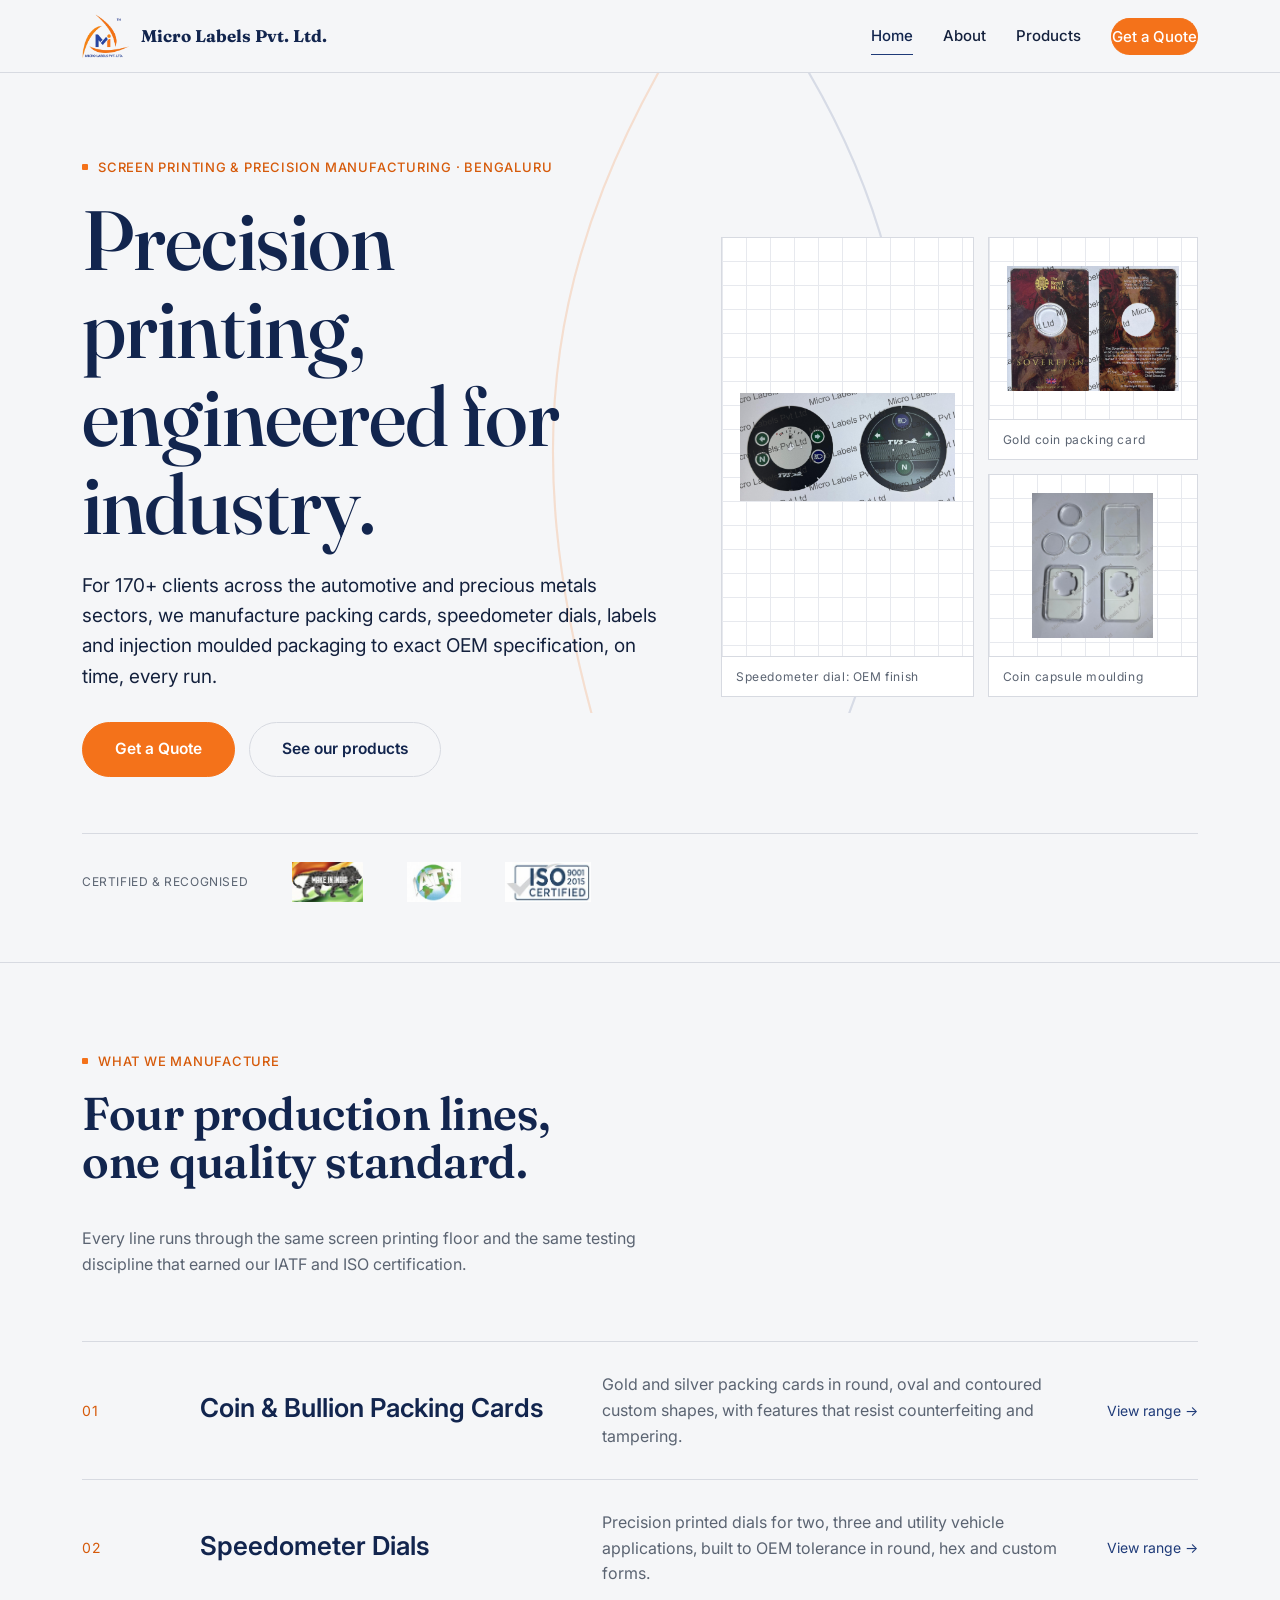
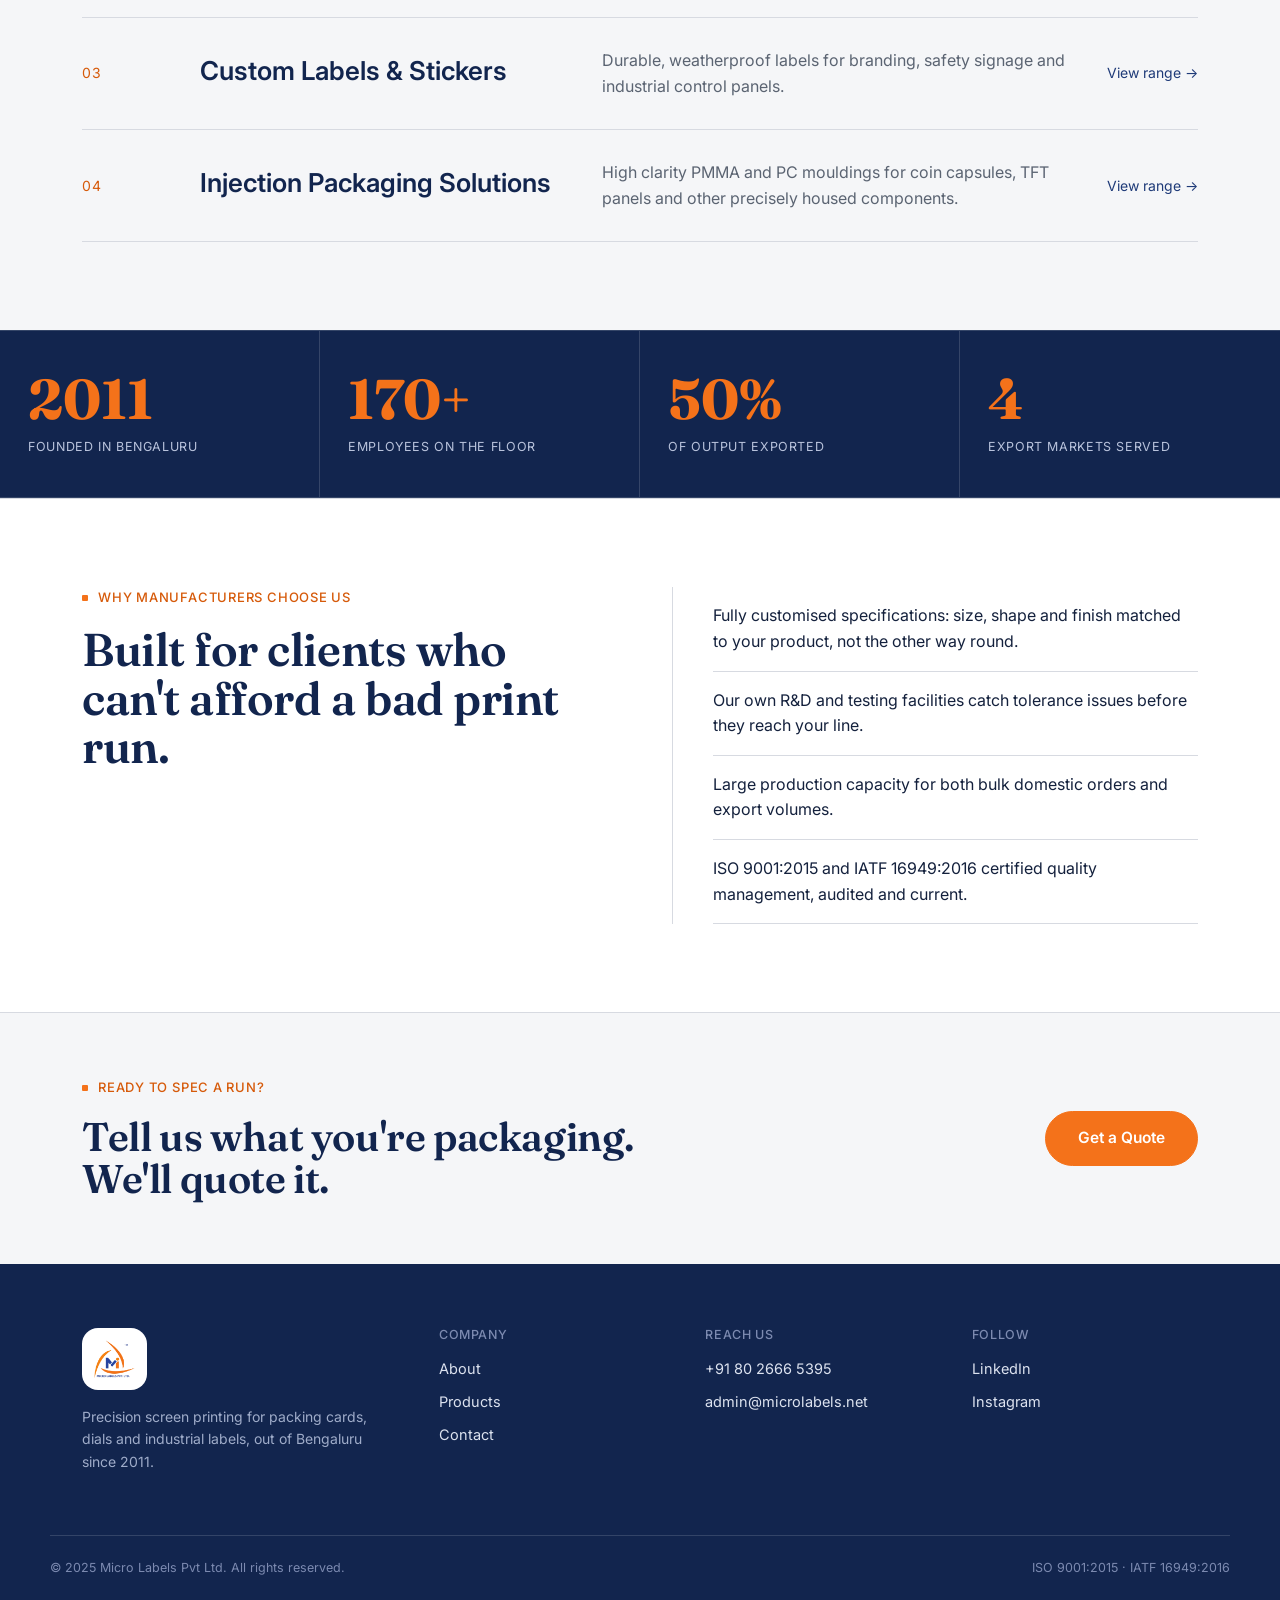
<file: index.html>
<!DOCTYPE html>
<html lang="en">
<head>
<meta charset="UTF-8">
<meta name="viewport" content="width=device-width, initial-scale=1.0">
<title>Micro Labels Pvt Ltd — Precision Printing for Industrial Excellence</title>
<meta name="description" content="Micro Labels Pvt Ltd manufactures precision packing cards for precious metals, speedometer dials, labels and industrial injection packaging. ISO 9001:2015 & IATF 16949:2016 certified.">
<link rel="stylesheet" href="style.css">
</head>
<body>

<header class="site-header">
  <div class="header-inner">
    <a class="brand" href="index.html">
      <img class="brand-mark" src="logo-mark.png" alt="Micro Labels Pvt Ltd">
      <span class="brand-word">Micro Labels Pvt. Ltd.</span>
    </a>
    <nav class="site-nav">
      <a href="index.html" class="active">Home</a>
      <a href="about.html">About</a>
      <a href="Products.html">Products</a>
      <a href="Contact.html" class="btn nav-cta">Get a Quote</a>
    </nav>
  </div>
</header>

<section class="hero">
  <svg class="hero-arc" viewBox="0 0 1200 600" preserveAspectRatio="none" aria-hidden="true">
    <path d="M 640 -40 C 520 160, 480 340, 560 620" fill="none" stroke="#F4721A" stroke-width="2" opacity="0.18"/>
    <path d="M 720 -60 C 860 140, 900 360, 780 640" fill="none" stroke="#1E3A78" stroke-width="2" opacity="0.14"/>
  </svg>
  <div class="wrap hero-grid">
    <div>
      <p class="eyebrow">SCREEN PRINTING &amp; PRECISION MANUFACTURING · BENGALURU</p>
      <h1>Precision printing,<br>engineered for<br>industry.</h1>
      <p class="lede">For 170+ clients across the automotive and precious metals sectors, we manufacture packing cards, speedometer dials, labels and injection moulded packaging to exact OEM specification, on time, every run.</p>
      <div class="hero-actions">
        <a href="Contact.html" class="btn">Get a Quote</a>
        <a href="Products.html" class="btn btn-outline">See our products</a>
      </div>
    </div>
    <div class="hero-visual">
      <figure>
        <div class="img-wrap"><img src="dials/tvs.jpg" alt="TVS speedometer dial manufactured by Micro Labels"></div>
        <figcaption>Speedometer dial: OEM finish</figcaption>
      </figure>
      <figure>
        <div class="img-wrap"><img src="GOLDCARDS%20IMAGES/royal%20mint.jpg" alt="Royal Mint gold coin packing card"></div>
        <figcaption>Gold coin packing card</figcaption>
      </figure>
      <figure>
        <div class="img-wrap"><img src="packaging/capsules.jpg" alt="Gold and silver coin capsules"></div>
        <figcaption>Coin capsule moulding</figcaption>
      </figure>
    </div>
  </div>
  <div class="wrap">
    <div class="cert-strip">
      <span class="cert-label">CERTIFIED &amp; RECOGNISED</span>
      <img src="GOLDCARDS%20IMAGES/make%20in%20india.jpg" alt="Make in India">
      <img src="GOLDCARDS%20IMAGES/iatf.jpg" alt="IATF 16949:2016 certified">
      <img src="GOLDCARDS%20IMAGES/iso.jpg" alt="ISO 9001:2015 certified">
    </div>
  </div>
</section>

<section>
  <div class="wrap">
    <div class="section-head">
      <div>
        <p class="eyebrow">WHAT WE MANUFACTURE</p>
        <h2>Four production lines,<br>one quality standard.</h2>
      </div>
      <p>Every line runs through the same screen printing floor and the same testing discipline that earned our IATF and ISO certification.</p>
    </div>
    <div class="spec-list">
      <a class="spec-row" href="gold.html">
        <span class="spec-index">01</span>
        <h3>Coin &amp; Bullion Packing Cards</h3>
        <p>Gold and silver packing cards in round, oval and contoured custom shapes, with features that resist counterfeiting and tampering.</p>
        <span class="spec-arrow">View range →</span>
      </a>
      <a class="spec-row" href="DIALS.html">
        <span class="spec-index">02</span>
        <h3>Speedometer Dials</h3>
        <p>Precision printed dials for two, three and utility vehicle applications, built to OEM tolerance in round, hex and custom forms.</p>
        <span class="spec-arrow">View range →</span>
      </a>
      <a class="spec-row" href="labels.html">
        <span class="spec-index">03</span>
        <h3>Custom Labels &amp; Stickers</h3>
        <p>Durable, weatherproof labels for branding, safety signage and industrial control panels.</p>
        <span class="spec-arrow">View range →</span>
      </a>
      <a class="spec-row" href="packaging.html">
        <span class="spec-index">04</span>
        <h3>Injection Packaging Solutions</h3>
        <p>High clarity PMMA and PC mouldings for coin capsules, TFT panels and other precisely housed components.</p>
        <span class="spec-arrow">View range →</span>
      </a>
    </div>
  </div>
</section>

<section class="on-navy" style="padding:0;">
  <div class="stat-strip wrap" style="max-width:none; padding-left:0; padding-right:0;">
    <div class="stat"><div class="num">2011</div><div class="label">FOUNDED IN BENGALURU</div></div>
    <div class="stat"><div class="num">170+</div><div class="label">EMPLOYEES ON THE FLOOR</div></div>
    <div class="stat"><div class="num">50%</div><div class="label">OF OUTPUT EXPORTED</div></div>
    <div class="stat"><div class="num">4</div><div class="label">EXPORT MARKETS SERVED</div></div>
  </div>
</section>

<section class="on-steel">
  <div class="wrap split">
    <div>
      <p class="eyebrow">WHY MANUFACTURERS CHOOSE US</p>
      <h2>Built for clients who can't afford a bad print run.</h2>
    </div>
    <div class="rule-left">
      <ul class="list-plain">
        <li>Fully customised specifications: size, shape and finish matched to your product, not the other way round.</li>
        <li>Our own R&amp;D and testing facilities catch tolerance issues before they reach your line.</li>
        <li>Large production capacity for both bulk domestic orders and export volumes.</li>
        <li>ISO 9001:2015 and IATF 16949:2016 certified quality management, audited and current.</li>
      </ul>
    </div>
  </div>
</section>

<section class="section-tight">
  <div class="wrap" style="display:flex; align-items:center; justify-content:space-between; gap:32px; flex-wrap:wrap;">
    <div>
      <p class="eyebrow">READY TO SPEC A RUN?</p>
      <h2 style="font-size:clamp(28px,3.4vw,40px);">Tell us what you're packaging.<br>We'll quote it.</h2>
    </div>
    <a href="Contact.html" class="btn">Get a Quote</a>
  </div>
</section>

<footer class="site-footer">
  <div class="wrap footer-grid">
    <div class="footer-brand">
      <div class="footer-mark-badge"><img class="footer-mark" src="logo-mark.png" alt="Micro Labels Pvt Ltd"></div>
      <p>Precision screen printing for packing cards, dials and industrial labels, out of Bengaluru since 2011.</p>
    </div>
    <div class="footer-col">
      <h3>COMPANY</h3>
      <a href="about.html">About</a>
      <a href="Products.html">Products</a>
      <a href="Contact.html">Contact</a>
    </div>
    <div class="footer-col">
      <h3>REACH US</h3>
      <a href="tel:+918026665395">+91 80 2666 5395</a>
      <a href="mailto:admin@microlabels.net">admin@microlabels.net</a>
    </div>
    <div class="footer-col">
      <h3>FOLLOW</h3>
      <a href="https://www.linkedin.com/in/micro-labels-pvt-ltd-71b951381" target="_blank" rel="noopener">LinkedIn</a>
      <a href="https://www.instagram.com/microlabels.pvt.ltd?igsh=aDNhcXE5Z3B6YW5l&utm_source=qr" target="_blank" rel="noopener">Instagram</a>
    </div>
  </div>
  <div class="wrap footer-bottom">
    <span>© 2025 Micro Labels Pvt Ltd. All rights reserved.</span>
    <span>ISO 9001:2015 &middot; IATF 16949:2016</span>
  </div>
</footer>

</body>
</html>
</file>
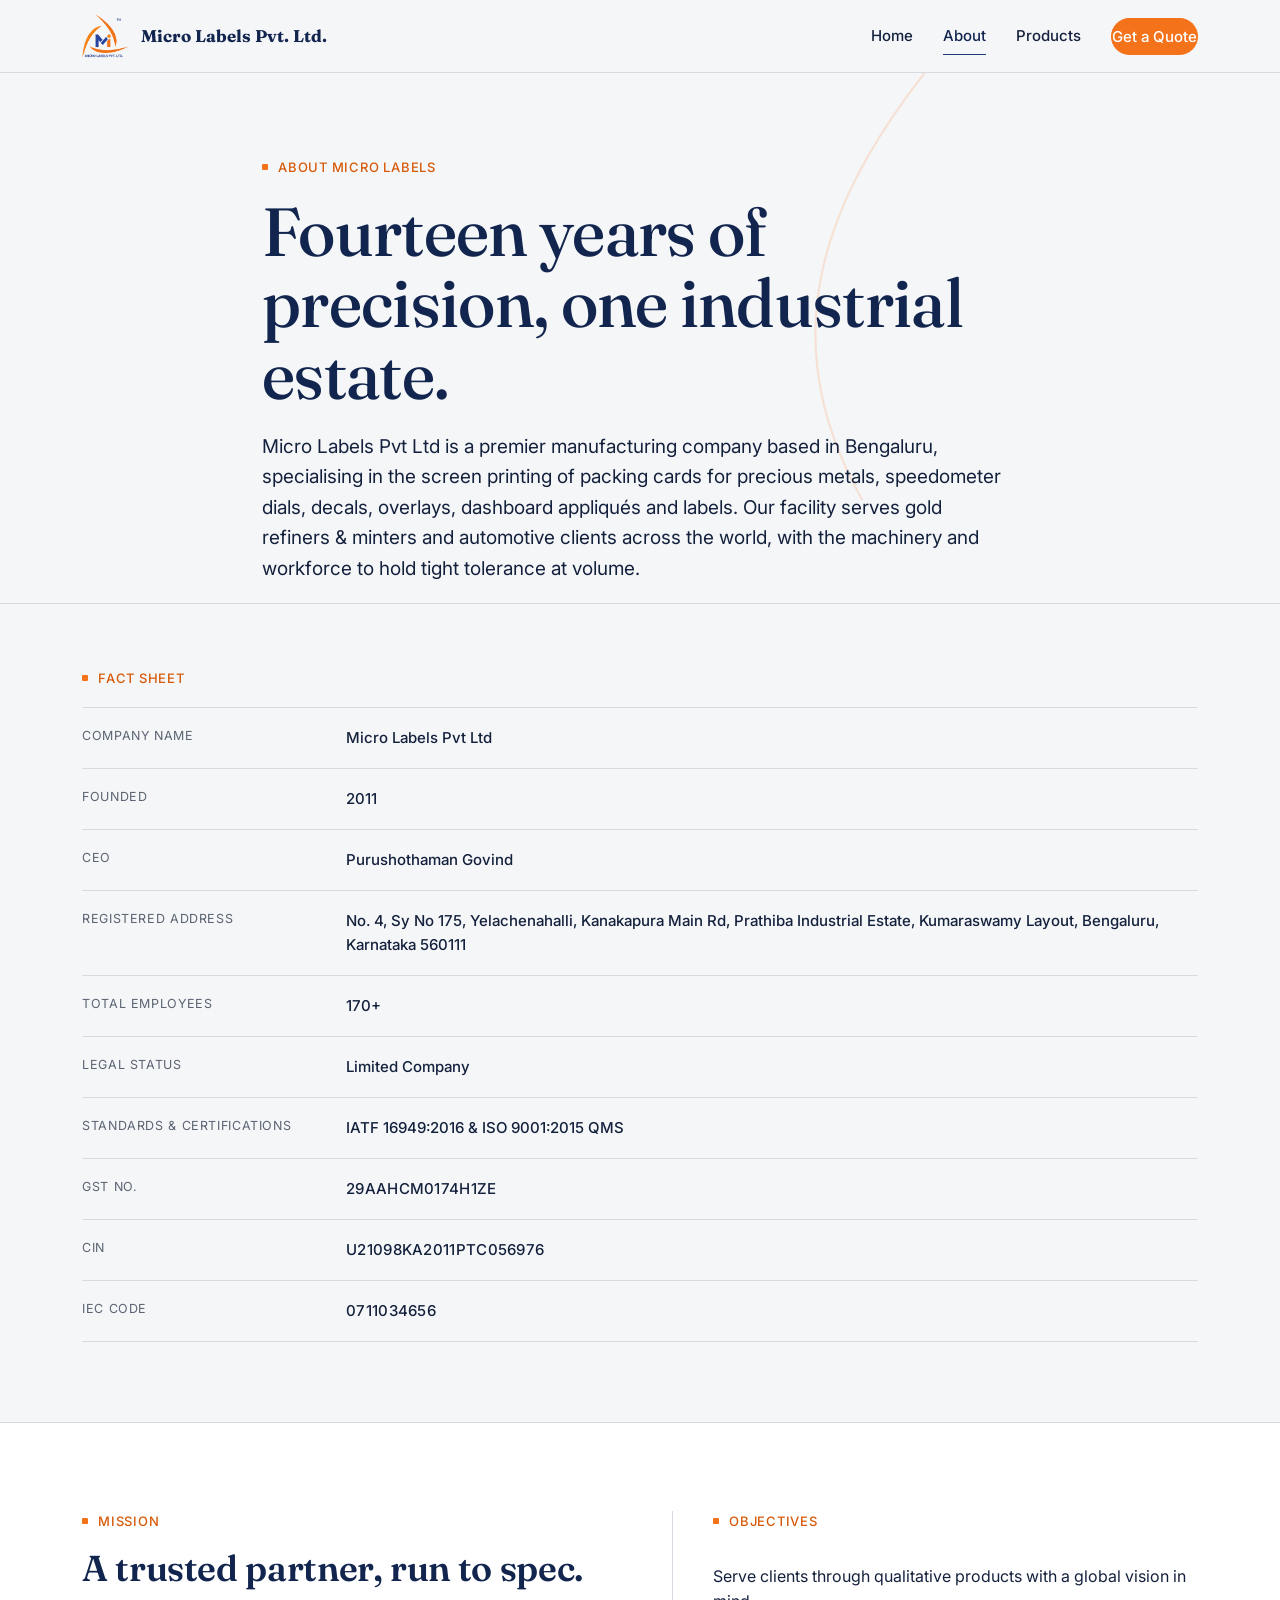
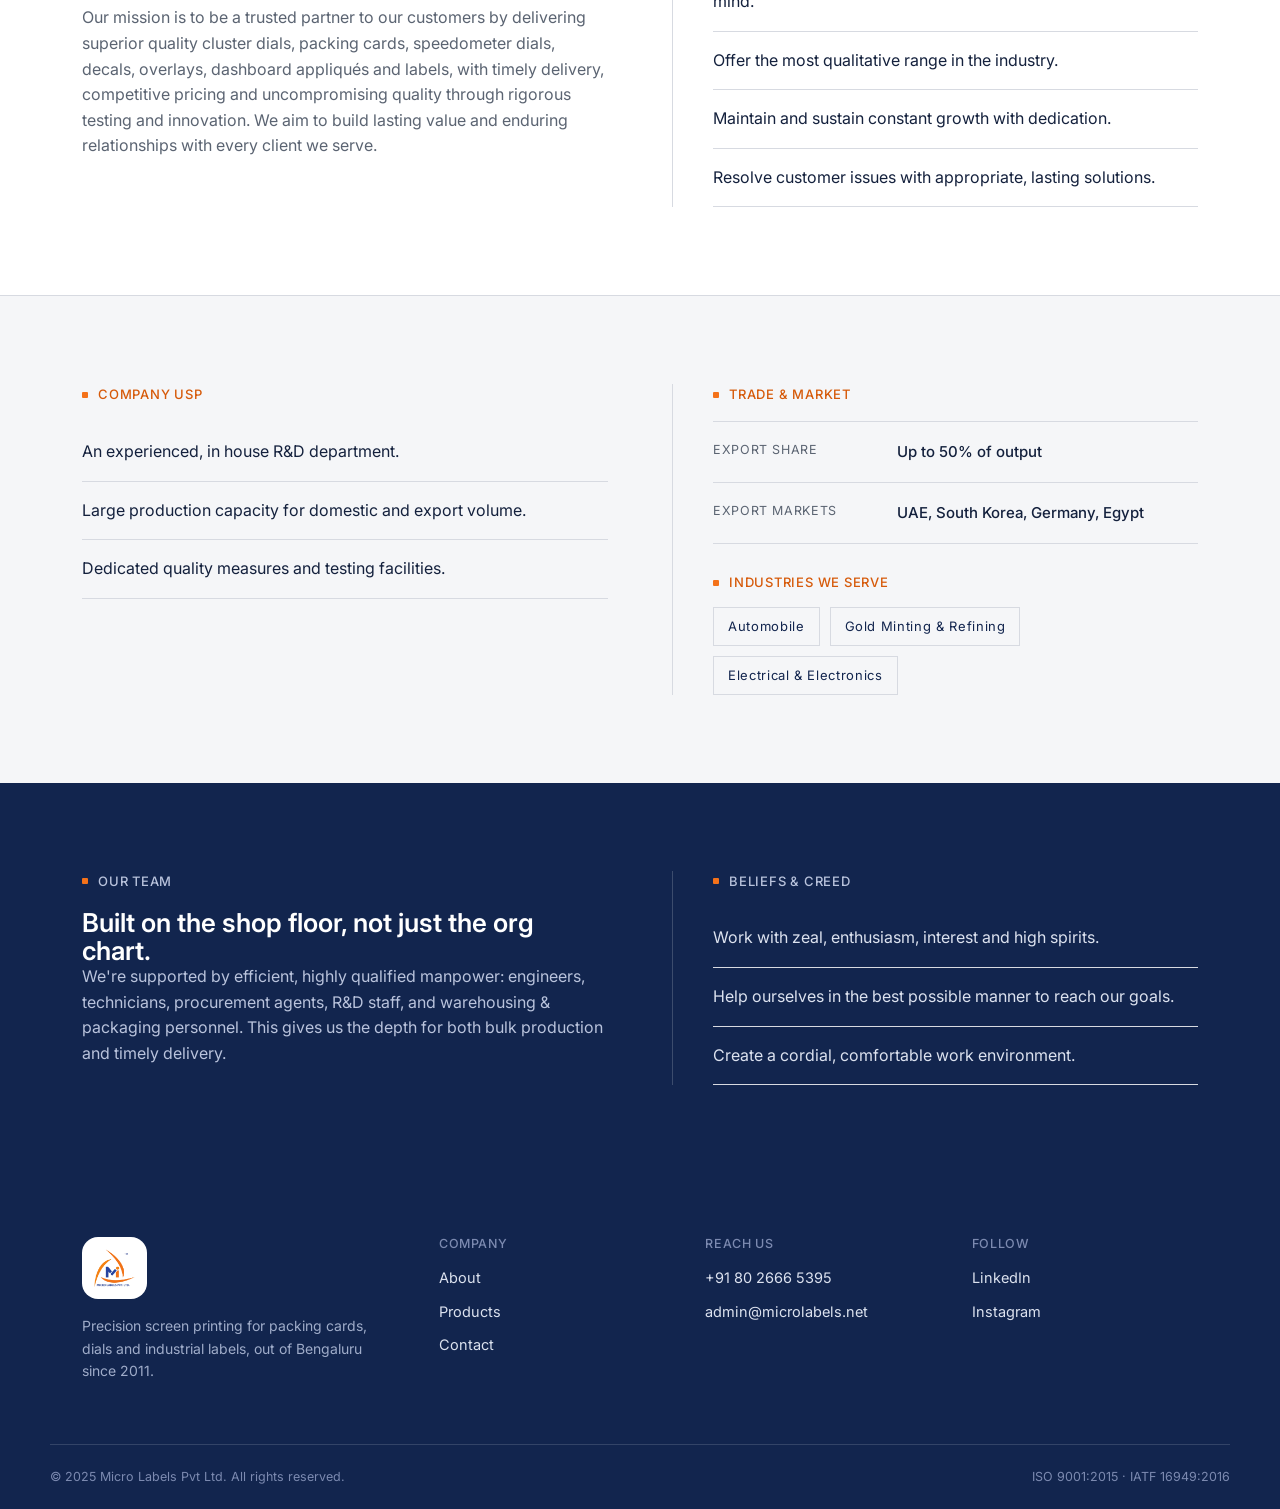
<file: about.html>
<!DOCTYPE html>
<html lang="en">
<head>
<meta charset="UTF-8">
<meta name="viewport" content="width=device-width, initial-scale=1.0">
<title>About &middot; Micro Labels Pvt Ltd</title>
<meta name="description" content="Micro Labels Pvt Ltd, founded 2011 in Bengaluru: 170+ employees, ISO 9001:2015 and IATF 16949:2016 certified manufacturer of packing cards, dials and labels.">
<link rel="stylesheet" href="style.css">
</head>
<body>

<header class="site-header">
  <div class="header-inner">
    <a class="brand" href="index.html">
      <img class="brand-mark" src="logo-mark.png" alt="Micro Labels Pvt Ltd">
      <span class="brand-word">Micro Labels Pvt. Ltd.</span>
    </a>
    <nav class="site-nav">
      <a href="index.html">Home</a>
      <a href="about.html" class="active">About</a>
      <a href="Products.html">Products</a>
      <a href="Contact.html" class="btn nav-cta">Get a Quote</a>
    </nav>
  </div>
</header>

<section class="hero" style="padding-bottom:0;">
  <svg class="hero-arc" viewBox="0 0 1200 400" preserveAspectRatio="none" aria-hidden="true">
    <path d="M 900 -40 C 760 120, 720 260, 820 420" fill="none" stroke="#F4721A" stroke-width="2" opacity="0.16"/>
  </svg>
  <div class="wrap" style="position:relative; z-index:1; max-width:820px;">
    <p class="eyebrow">ABOUT MICRO LABELS</p>
    <h1 style="font-size:clamp(40px,6vw,68px);">Fourteen years of precision, one industrial estate.</h1>
    <p class="lede" style="margin-top:22px;">Micro Labels Pvt Ltd is a premier manufacturing company based in Bengaluru, specialising in the screen printing of packing cards for precious metals, speedometer dials, decals, overlays, dashboard appliqu&eacute;s and labels. Our facility serves gold refiners &amp; minters and automotive clients across the world, with the machinery and workforce to hold tight tolerance at volume.</p>
  </div>
</section>

<section class="section-tight">
  <div class="wrap">
    <p class="eyebrow">FACT SHEET</p>
    <dl class="factsheet">
      <div class="fact-row"><dt>COMPANY NAME</dt><dd>Micro Labels Pvt Ltd</dd></div>
      <div class="fact-row"><dt>FOUNDED</dt><dd>2011</dd></div>
      <div class="fact-row"><dt>CEO</dt><dd>Purushothaman Govind</dd></div>
      <div class="fact-row"><dt>REGISTERED ADDRESS</dt><dd>No. 4, Sy No 175, Yelachenahalli, Kanakapura Main Rd, Prathiba Industrial Estate, Kumaraswamy Layout, Bengaluru, Karnataka 560111</dd></div>
      <div class="fact-row"><dt>TOTAL EMPLOYEES</dt><dd>170+</dd></div>
      <div class="fact-row"><dt>LEGAL STATUS</dt><dd>Limited Company</dd></div>
      <div class="fact-row"><dt>STANDARDS &amp; CERTIFICATIONS</dt><dd>IATF 16949:2016 &amp; ISO 9001:2015 QMS</dd></div>
      <div class="fact-row"><dt>GST NO.</dt><dd class="mono">29AAHCM0174H1ZE</dd></div>
      <div class="fact-row"><dt>CIN</dt><dd class="mono">U21098KA2011PTC056976</dd></div>
      <div class="fact-row"><dt>IEC CODE</dt><dd class="mono">0711034656</dd></div>
    </dl>
  </div>
</section>

<section class="on-steel">
  <div class="wrap split">
    <div>
      <p class="eyebrow">MISSION</p>
      <h2 style="font-size:clamp(26px,3vw,36px);">A trusted partner, run to spec.</h2>
      <p style="margin-top:18px;">Our mission is to be a trusted partner to our customers by delivering superior quality cluster dials, packing cards, speedometer dials, decals, overlays, dashboard appliqu&eacute;s and labels, with timely delivery, competitive pricing and uncompromising quality through rigorous testing and innovation. We aim to build lasting value and enduring relationships with every client we serve.</p>
    </div>
    <div class="rule-left">
      <p class="eyebrow" style="margin-bottom:16px;">OBJECTIVES</p>
      <ul class="list-plain">
        <li>Serve clients through qualitative products with a global vision in mind.</li>
        <li>Offer the most qualitative range in the industry.</li>
        <li>Maintain and sustain constant growth with dedication.</li>
        <li>Resolve customer issues with appropriate, lasting solutions.</li>
      </ul>
    </div>
  </div>
</section>

<section>
  <div class="wrap split">
    <div>
      <p class="eyebrow">COMPANY USP</p>
      <ul class="list-plain">
        <li>An experienced, in house R&amp;D department.</li>
        <li>Large production capacity for domestic and export volume.</li>
        <li>Dedicated quality measures and testing facilities.</li>
      </ul>
    </div>
    <div class="rule-left">
      <p class="eyebrow" style="margin-bottom:16px;">TRADE &amp; MARKET</p>
      <div class="fact-row" style="grid-template-columns: 160px 1fr; border-top:1px solid var(--steel-line);">
        <dt style="font-family:var(--font-mono); font-size:12.5px; color:var(--muted);">EXPORT SHARE</dt>
        <dd style="margin:0; font-weight:500;">Up to 50% of output</dd>
      </div>
      <div class="fact-row" style="grid-template-columns: 160px 1fr;">
        <dt style="font-family:var(--font-mono); font-size:12.5px; color:var(--muted);">EXPORT MARKETS</dt>
        <dd style="margin:0; font-weight:500;">UAE, South Korea, Germany, Egypt</dd>
      </div>
      <p class="eyebrow" style="margin:28px 0 14px;">INDUSTRIES WE SERVE</p>
      <div class="pill-list">
        <span class="pill">Automobile</span>
        <span class="pill">Gold Minting &amp; Refining</span>
        <span class="pill">Electrical &amp; Electronics</span>
      </div>
    </div>
  </div>
</section>

<section class="on-navy">
  <div class="wrap split">
    <div>
      <p class="eyebrow">OUR TEAM</p>
      <h3>Built on the shop floor, not just the org chart.</h3>
      <p>We're supported by efficient, highly qualified manpower: engineers, technicians, procurement agents, R&amp;D staff, and warehousing &amp; packaging personnel. This gives us the depth for both bulk production and timely delivery.</p>
    </div>
    <div class="rule-left" style="border-color: rgba(255,255,255,0.18);">
      <p class="eyebrow">BELIEFS &amp; CREED</p>
      <ul class="list-plain" style="color:#fff;">
        <li style="color:#DCE2EF;">Work with zeal, enthusiasm, interest and high spirits.</li>
        <li style="color:#DCE2EF;">Help ourselves in the best possible manner to reach our goals.</li>
        <li style="color:#DCE2EF;">Create a cordial, comfortable work environment.</li>
      </ul>
    </div>
  </div>
</section>

<footer class="site-footer">
  <div class="wrap footer-grid">
    <div class="footer-brand">
      <div class="footer-mark-badge"><img class="footer-mark" src="logo-mark.png" alt="Micro Labels Pvt Ltd"></div>
      <p>Precision screen printing for packing cards, dials and industrial labels, out of Bengaluru since 2011.</p>
    </div>
    <div class="footer-col">
      <h3>COMPANY</h3>
      <a href="about.html">About</a>
      <a href="Products.html">Products</a>
      <a href="Contact.html">Contact</a>
    </div>
    <div class="footer-col">
      <h3>REACH US</h3>
      <a href="tel:+918026665395">+91 80 2666 5395</a>
      <a href="mailto:admin@microlabels.net">admin@microlabels.net</a>
    </div>
    <div class="footer-col">
      <h3>FOLLOW</h3>
      <a href="https://www.linkedin.com/in/micro-labels-pvt-ltd-71b951381" target="_blank" rel="noopener">LinkedIn</a>
      <a href="https://www.instagram.com/microlabels.pvt.ltd?igsh=aDNhcXE5Z3B6YW5l&utm_source=qr" target="_blank" rel="noopener">Instagram</a>
    </div>
  </div>
  <div class="wrap footer-bottom">
    <span>© 2025 Micro Labels Pvt Ltd. All rights reserved.</span>
    <span>ISO 9001:2015 &middot; IATF 16949:2016</span>
  </div>
</footer>

</body>
</html>
</file>
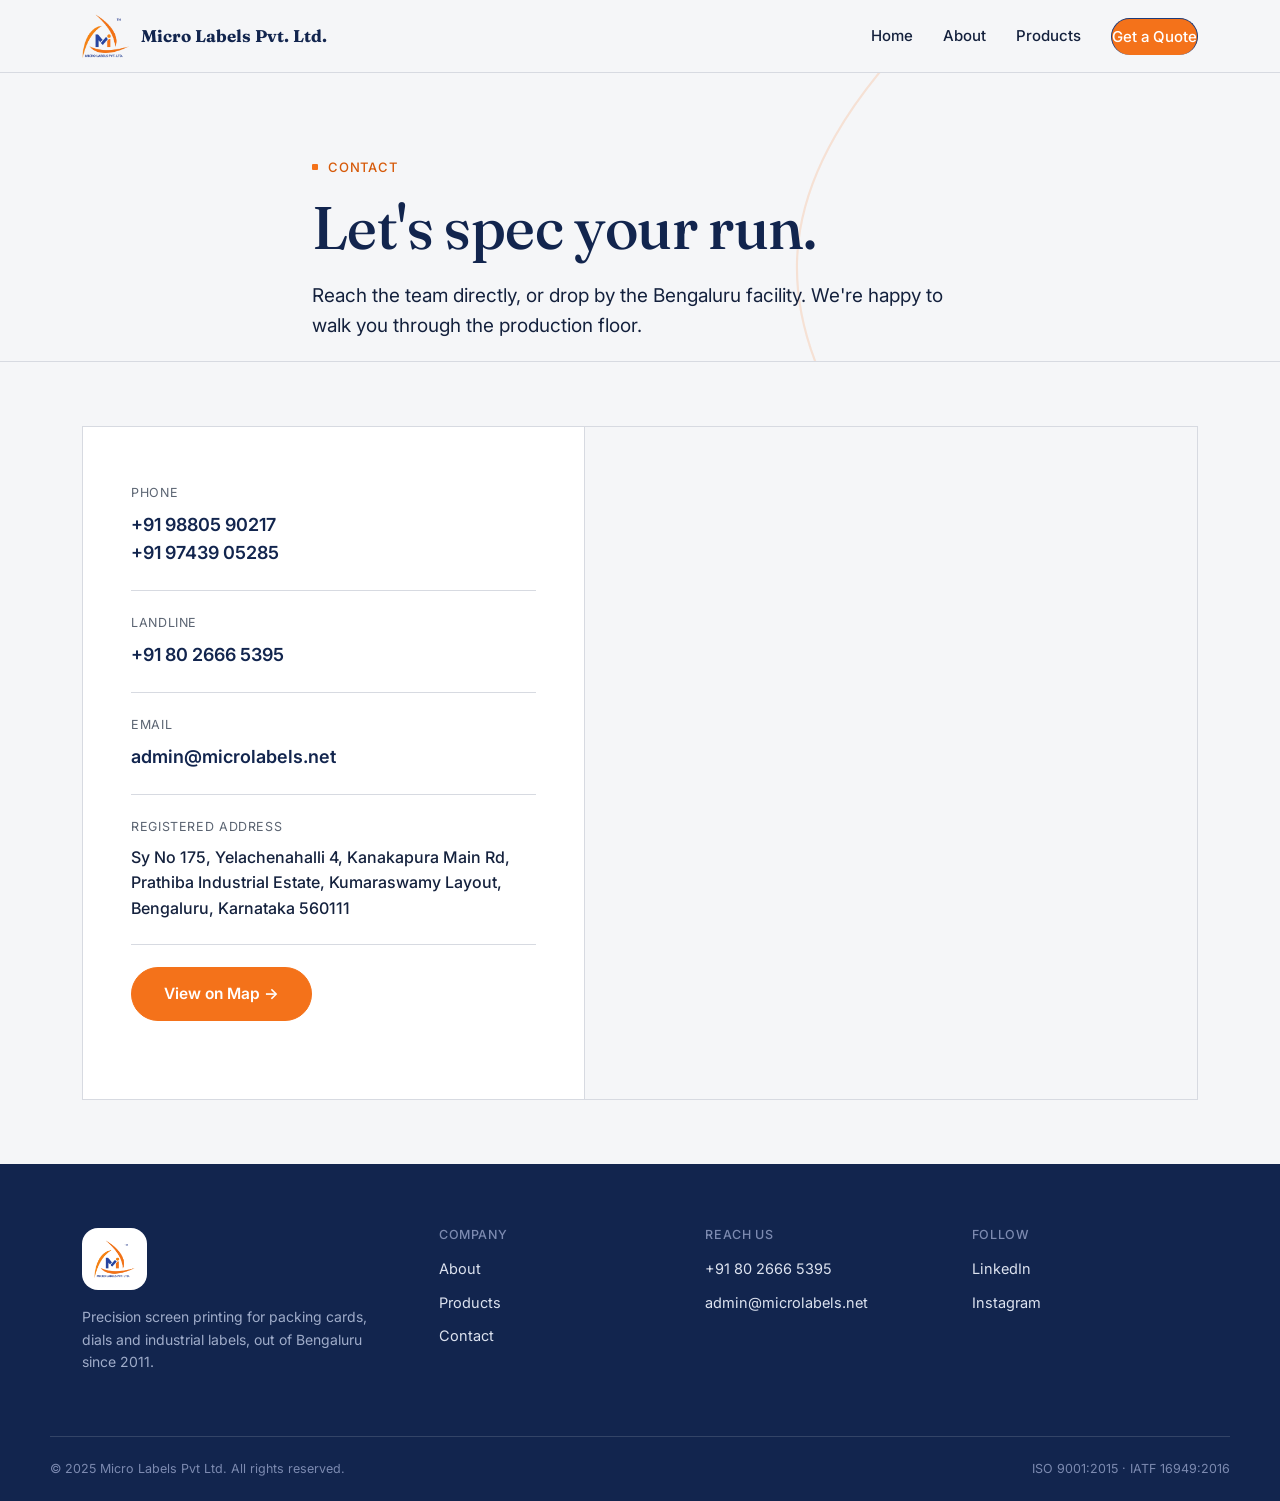
<file: Contact.html>
<!DOCTYPE html>
<html lang="en">
<head>
<meta charset="UTF-8">
<meta name="viewport" content="width=device-width, initial-scale=1.0">
<title>Contact &middot; Micro Labels Pvt Ltd</title>
<meta name="description" content="Contact Micro Labels Pvt Ltd, Bengaluru, for a quote on packing cards, speedometer dials, labels or injection packaging.">
<link rel="stylesheet" href="style.css">
</head>
<body>

<header class="site-header">
  <div class="header-inner">
    <a class="brand" href="index.html">
      <img class="brand-mark" src="logo-mark.png" alt="Micro Labels Pvt Ltd">
      <span class="brand-word">Micro Labels Pvt. Ltd.</span>
    </a>
    <nav class="site-nav">
      <a href="index.html">Home</a>
      <a href="about.html">About</a>
      <a href="Products.html">Products</a>
      <a href="Contact.html" class="btn nav-cta active">Get a Quote</a>
    </nav>
  </div>
</header>

<section class="hero" style="padding-bottom:0;">
  <svg class="hero-arc" viewBox="0 0 1200 320" preserveAspectRatio="none" aria-hidden="true">
    <path d="M 850 -30 C 740 90, 710 200, 800 340" fill="none" stroke="#F4721A" stroke-width="2" opacity="0.16"/>
  </svg>
  <div class="wrap" style="position:relative; z-index:1; max-width:720px;">
    <p class="eyebrow">CONTACT</p>
    <h1 style="font-size:clamp(40px,6vw,60px);">Let's spec your run.</h1>
    <p class="lede" style="margin-top:18px;">Reach the team directly, or drop by the Bengaluru facility. We're happy to walk you through the production floor.</p>
  </div>
</section>

<section class="section-tight">
  <div class="wrap">
    <div class="contact-grid">
      <div class="contact-info">
        <div class="contact-row">
          <div class="k">PHONE</div>
          <a class="v" href="tel:+919880590217">+91 98805 90217</a><br>
          <a class="v" href="tel:+919743905285">+91 97439 05285</a>
        </div>
        <div class="contact-row">
          <div class="k">LANDLINE</div>
          <a class="v" href="tel:+918026665395">+91 80 2666 5395</a>
        </div>
        <div class="contact-row">
          <div class="k">EMAIL</div>
          <a class="v" href="mailto:admin@microlabels.net">admin@microlabels.net</a>
        </div>
        <div class="contact-row">
          <div class="k">REGISTERED ADDRESS</div>
          <div class="v" style="font-size:16px; font-weight:500; color:var(--ink);">Sy No 175, Yelachenahalli 4, Kanakapura Main Rd,<br>Prathiba Industrial Estate, Kumaraswamy Layout,<br>Bengaluru, Karnataka 560111</div>
        </div>
        <div class="contact-row" style="border-bottom:none;">
          <a class="btn" href="https://maps.google.com/?q=Sy+No+175,+Yelachenahalli+4,+Kanakapura+Main+Rd,+Prathiba+Industrial+Estate,+Kumaraswamy+Layout,+Bengaluru,+Karnataka+560111" target="_blank" rel="noopener">View on Map →</a>
        </div>
      </div>
      <div class="map-frame">
        <iframe src="https://maps.google.com/maps?q=Sy%20No%20175,%20Yelachenahalli%204,%20Kanakapura%20Main%20Rd,%20Prathiba%20Industrial%20Estate,%20Kumaraswamy%20Layout,%20Bengaluru,%20Karnataka%20560111&output=embed" loading="lazy" title="Micro Labels Pvt Ltd location"></iframe>
      </div>
    </div>
  </div>
</section>

<footer class="site-footer">
  <div class="wrap footer-grid">
    <div class="footer-brand">
      <div class="footer-mark-badge"><img class="footer-mark" src="logo-mark.png" alt="Micro Labels Pvt Ltd"></div>
      <p>Precision screen printing for packing cards, dials and industrial labels, out of Bengaluru since 2011.</p>
    </div>
    <div class="footer-col">
      <h3>COMPANY</h3>
      <a href="about.html">About</a>
      <a href="Products.html">Products</a>
      <a href="Contact.html">Contact</a>
    </div>
    <div class="footer-col">
      <h3>REACH US</h3>
      <a href="tel:+918026665395">+91 80 2666 5395</a>
      <a href="mailto:admin@microlabels.net">admin@microlabels.net</a>
    </div>
    <div class="footer-col">
      <h3>FOLLOW</h3>
      <a href="https://www.linkedin.com/in/micro-labels-pvt-ltd-71b951381" target="_blank" rel="noopener">LinkedIn</a>
      <a href="https://www.instagram.com/microlabels.pvt.ltd?igsh=aDNhcXE5Z3B6YW5l&utm_source=qr" target="_blank" rel="noopener">Instagram</a>
    </div>
  </div>
  <div class="wrap footer-bottom">
    <span>© 2025 Micro Labels Pvt Ltd. All rights reserved.</span>
    <span>ISO 9001:2015 &middot; IATF 16949:2016</span>
  </div>
</footer>

</body>
</html>
</file>
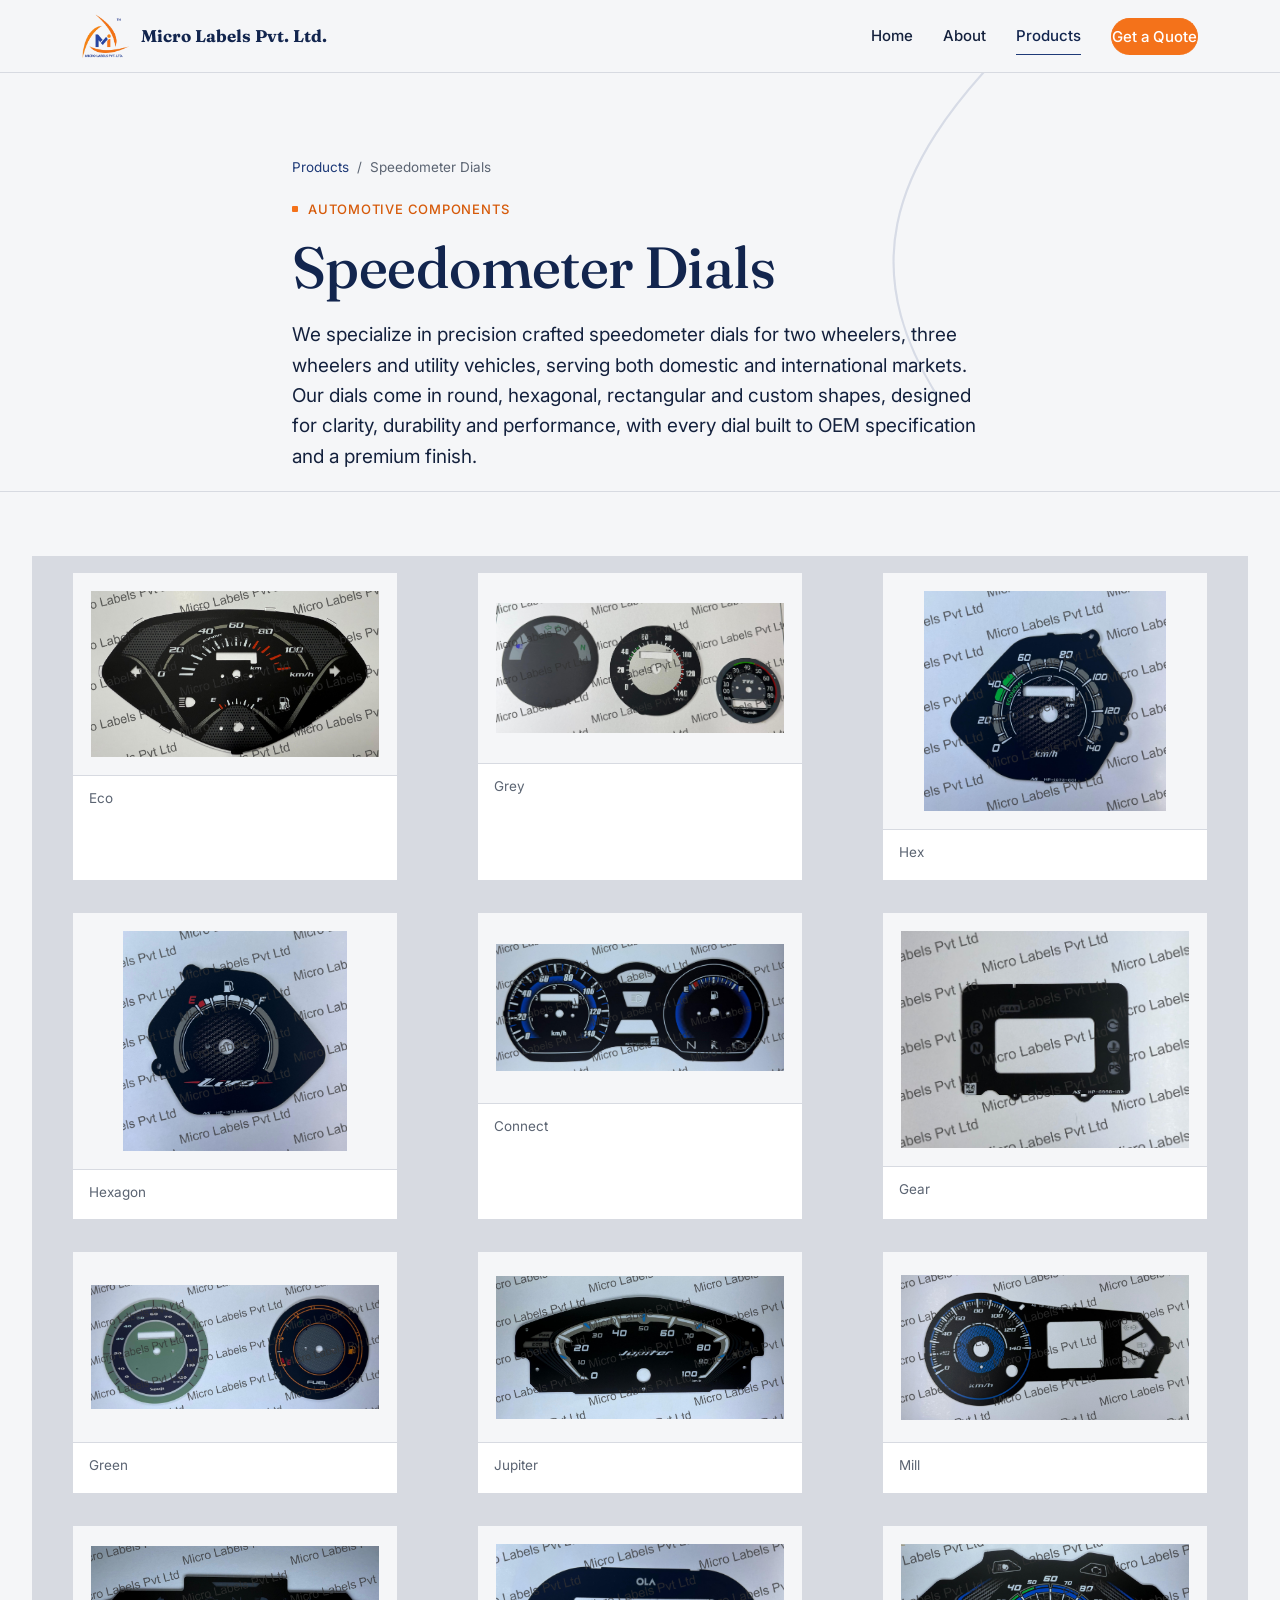
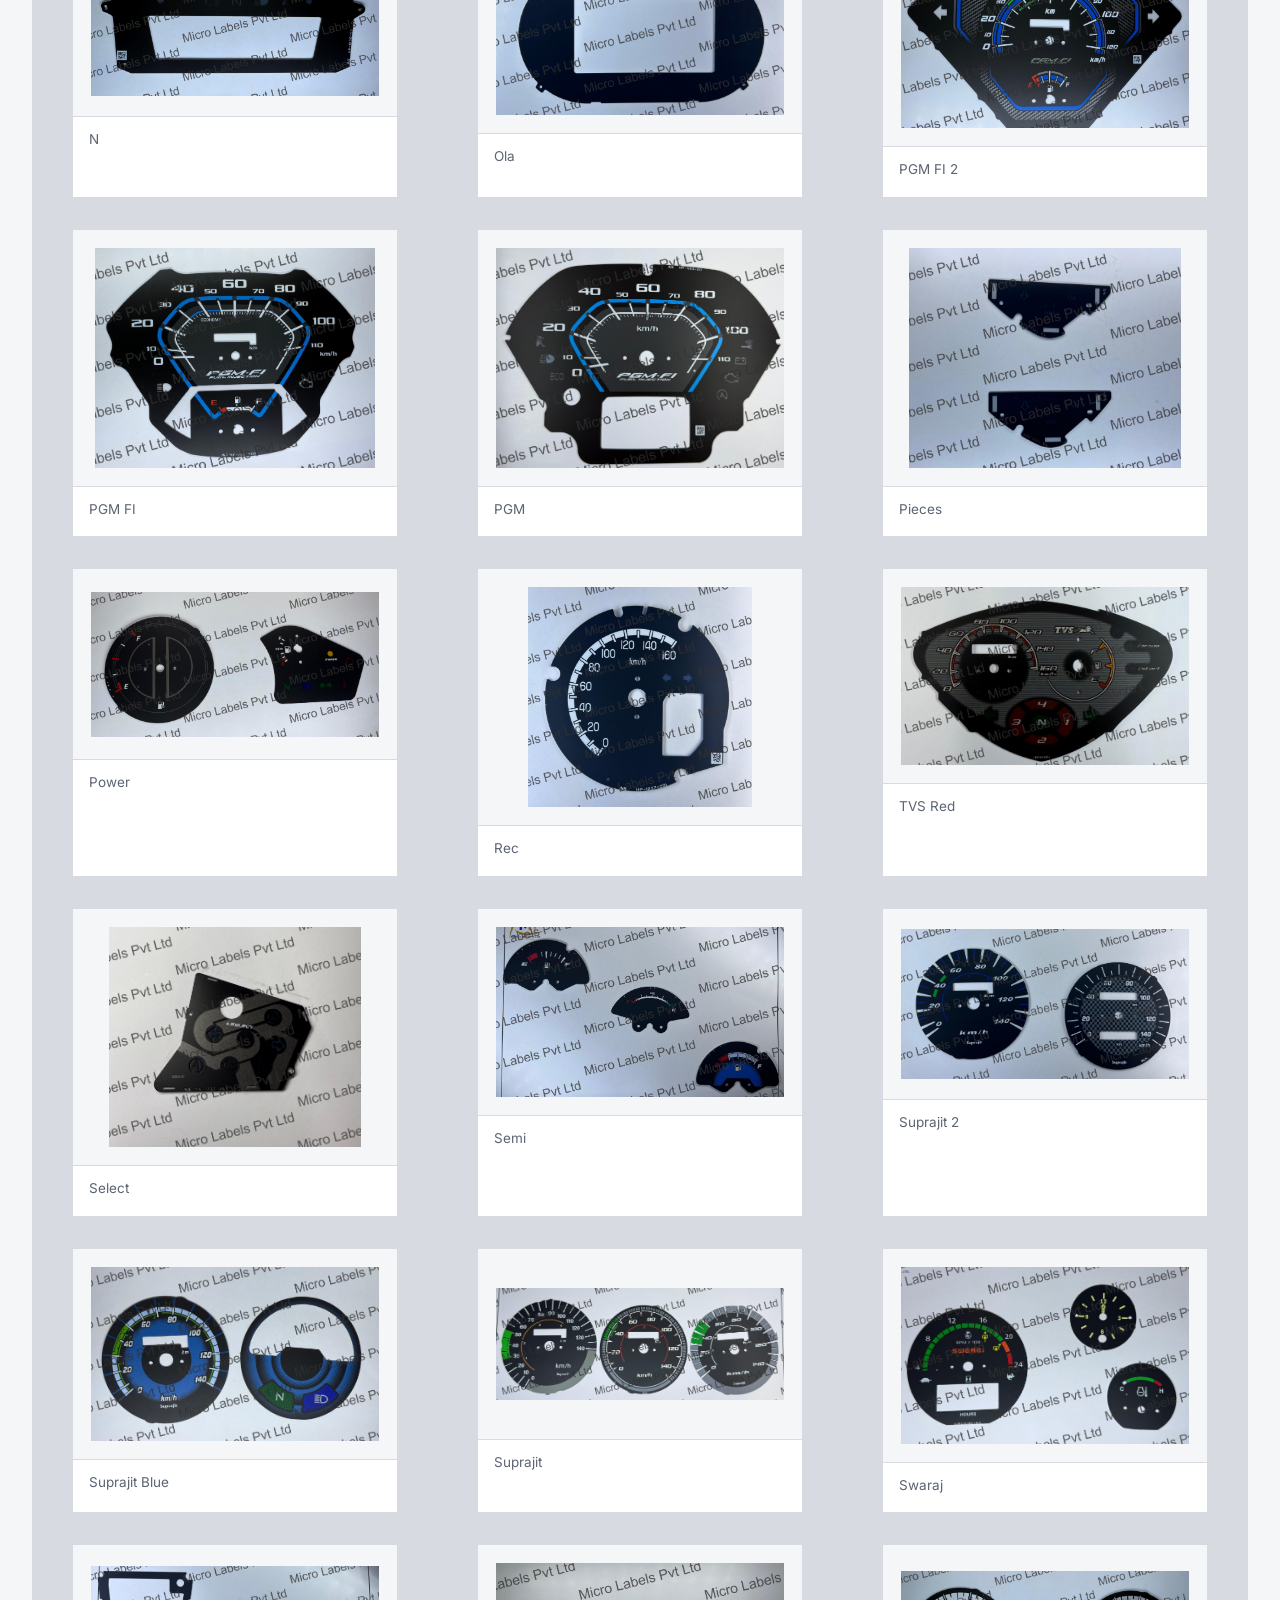
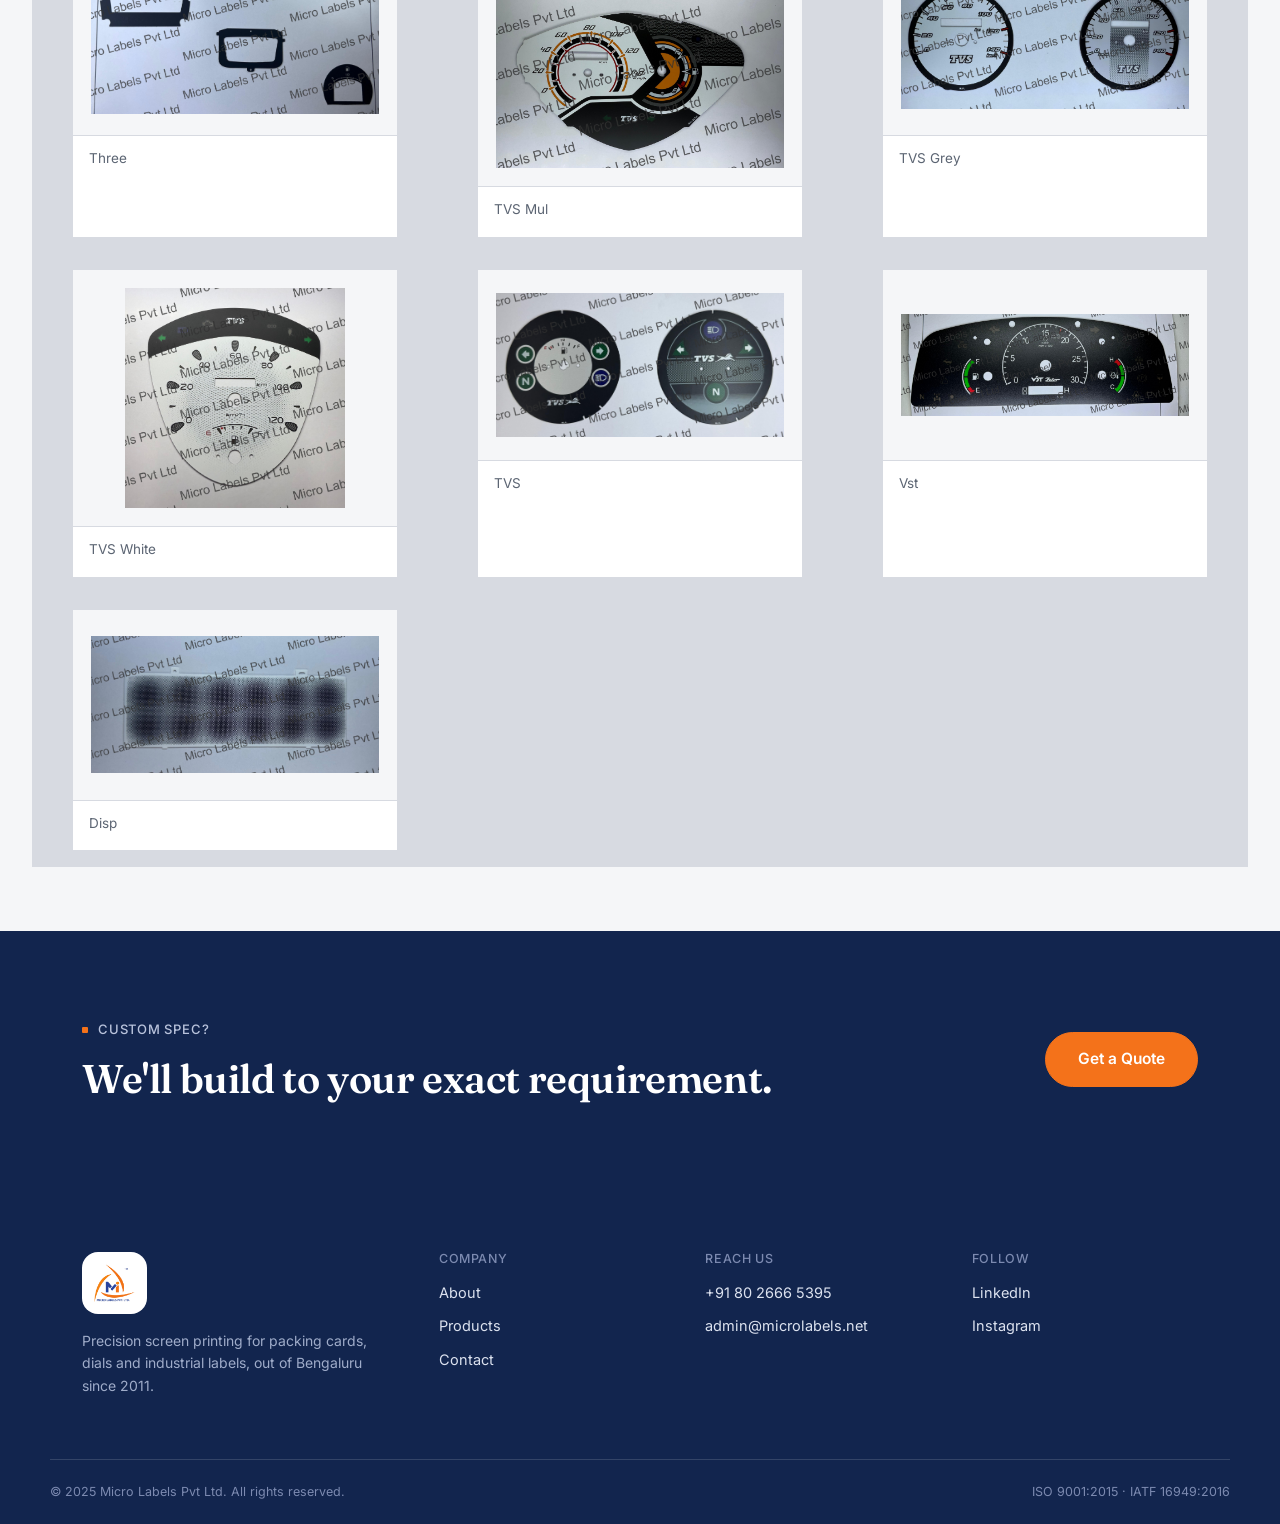
<file: DIALS.html>
<!DOCTYPE html>
<html lang="en">
<head>
<meta charset="UTF-8">
<meta name="viewport" content="width=device-width, initial-scale=1.0">
<title>Speedometer Dials &middot; Micro Labels Pvt Ltd</title>
<meta name="description" content="Precision speedometer dials manufactured by Micro Labels Pvt Ltd for two wheelers, three wheelers and utility vehicles.">
<link rel="stylesheet" href="style.css">
</head>
<body>

<header class="site-header">
  <div class="header-inner">
    <a class="brand" href="index.html">
      <img class="brand-mark" src="logo-mark.png" alt="Micro Labels Pvt Ltd">
      <span class="brand-word">Micro Labels Pvt. Ltd.</span>
    </a>
    <nav class="site-nav">
      <a href="index.html">Home</a>
      <a href="about.html">About</a>
      <a href="Products.html" class="active">Products</a>
      <a href="Contact.html" class="btn nav-cta">Get a Quote</a>
    </nav>
  </div>
</header>

<section class="hero" style="padding-bottom:0;">
  <svg class="hero-arc" viewBox="0 0 1200 300" preserveAspectRatio="none" aria-hidden="true">
    <path d="M 950 -30 C 830 90, 800 190, 890 320" fill="none" stroke="#1E3A78" stroke-width="2" opacity="0.14"/>
  </svg>
  <div class="wrap" style="position:relative; z-index:1; max-width:760px;">
    <p class="breadcrumb"><a href="Products.html">Products</a> &nbsp;/&nbsp; Speedometer Dials</p>
    <p class="eyebrow">AUTOMOTIVE COMPONENTS</p>
    <h1 style="font-size:clamp(38px,5.4vw,58px);">Speedometer Dials</h1>
    <p class="lede" style="margin-top:18px;">We specialize in precision crafted speedometer dials for two wheelers, three wheelers and utility vehicles, serving both domestic and international markets. Our dials come in round, hexagonal, rectangular and custom shapes, designed for clarity, durability and performance, with every dial built to OEM specification and a premium finish.</p>
  </div>
</section>

<section class="section-tight">
  <div class="wrap" style="max-width:none;">
    <div class="gallery-grid">
      <figure class="gallery-item">
        <div class="g-img"><img src="dials/eco.jpg" alt="Eco speedometer dial" loading="lazy"></div>
        <figcaption>Eco</figcaption>
      </figure>
      <figure class="gallery-item">
        <div class="g-img"><img src="dials/grey.jpg" alt="Grey speedometer dial" loading="lazy"></div>
        <figcaption>Grey</figcaption>
      </figure>
      <figure class="gallery-item">
        <div class="g-img"><img src="dials/hex.jpg" alt="Hex speedometer dial" loading="lazy"></div>
        <figcaption>Hex</figcaption>
      </figure>
      <figure class="gallery-item">
        <div class="g-img"><img src="dials/hexagon.jpg" alt="Hexagon speedometer dial" loading="lazy"></div>
        <figcaption>Hexagon</figcaption>
      </figure>
      <figure class="gallery-item">
        <div class="g-img"><img src="dials/connect.jpg" alt="Connect speedometer dial" loading="lazy"></div>
        <figcaption>Connect</figcaption>
      </figure>
      <figure class="gallery-item">
        <div class="g-img"><img src="dials/gear.jpg" alt="Gear speedometer dial" loading="lazy"></div>
        <figcaption>Gear</figcaption>
      </figure>
      <figure class="gallery-item">
        <div class="g-img"><img src="dials/green.jpg" alt="Green speedometer dial" loading="lazy"></div>
        <figcaption>Green</figcaption>
      </figure>
      <figure class="gallery-item">
        <div class="g-img"><img src="dials/jupiter.jpg" alt="Jupiter speedometer dial" loading="lazy"></div>
        <figcaption>Jupiter</figcaption>
      </figure>
      <figure class="gallery-item">
        <div class="g-img"><img src="dials/mill.jpg" alt="Mill speedometer dial" loading="lazy"></div>
        <figcaption>Mill</figcaption>
      </figure>
      <figure class="gallery-item">
        <div class="g-img"><img src="dials/n.jpg" alt="N speedometer dial" loading="lazy"></div>
        <figcaption>N</figcaption>
      </figure>
      <figure class="gallery-item">
        <div class="g-img"><img src="dials/ola.jpg" alt="Ola speedometer dial" loading="lazy"></div>
        <figcaption>Ola</figcaption>
      </figure>
      <figure class="gallery-item">
        <div class="g-img"><img src="dials/pgm%20fi%202.jpg" alt="PGM FI 2 speedometer dial" loading="lazy"></div>
        <figcaption>PGM FI 2</figcaption>
      </figure>
      <figure class="gallery-item">
        <div class="g-img"><img src="dials/pgm%20fi.jpg" alt="PGM FI speedometer dial" loading="lazy"></div>
        <figcaption>PGM FI</figcaption>
      </figure>
      <figure class="gallery-item">
        <div class="g-img"><img src="dials/pgm.jpg" alt="PGM speedometer dial" loading="lazy"></div>
        <figcaption>PGM</figcaption>
      </figure>
      <figure class="gallery-item">
        <div class="g-img"><img src="dials/pieces.jpg" alt="Pieces speedometer dial" loading="lazy"></div>
        <figcaption>Pieces</figcaption>
      </figure>
      <figure class="gallery-item">
        <div class="g-img"><img src="dials/power.jpg" alt="Power speedometer dial" loading="lazy"></div>
        <figcaption>Power</figcaption>
      </figure>
      <figure class="gallery-item">
        <div class="g-img"><img src="dials/rec.jpg" alt="Rec speedometer dial" loading="lazy"></div>
        <figcaption>Rec</figcaption>
      </figure>
      <figure class="gallery-item">
        <div class="g-img"><img src="dials/tvs%20red.jpg" alt="TVS Red speedometer dial" loading="lazy"></div>
        <figcaption>TVS Red</figcaption>
      </figure>
      <figure class="gallery-item">
        <div class="g-img"><img src="dials/select.jpg" alt="Select speedometer dial" loading="lazy"></div>
        <figcaption>Select</figcaption>
      </figure>
      <figure class="gallery-item">
        <div class="g-img"><img src="dials/semi.jpg" alt="Semi speedometer dial" loading="lazy"></div>
        <figcaption>Semi</figcaption>
      </figure>
      <figure class="gallery-item">
        <div class="g-img"><img src="dials/suprajit%202.jpg" alt="Suprajit 2 speedometer dial" loading="lazy"></div>
        <figcaption>Suprajit 2</figcaption>
      </figure>
      <figure class="gallery-item">
        <div class="g-img"><img src="dials/suprajit%20blue.jpg" alt="Suprajit Blue speedometer dial" loading="lazy"></div>
        <figcaption>Suprajit Blue</figcaption>
      </figure>
      <figure class="gallery-item">
        <div class="g-img"><img src="dials/suprajit.jpg" alt="Suprajit speedometer dial" loading="lazy"></div>
        <figcaption>Suprajit</figcaption>
      </figure>
      <figure class="gallery-item">
        <div class="g-img"><img src="dials/swaraj.jpg" alt="Swaraj speedometer dial" loading="lazy"></div>
        <figcaption>Swaraj</figcaption>
      </figure>
      <figure class="gallery-item">
        <div class="g-img"><img src="dials/threeeeeee.jpg" alt="Three speedometer dial" loading="lazy"></div>
        <figcaption>Three</figcaption>
      </figure>
      <figure class="gallery-item">
        <div class="g-img"><img src="dials/tvs%20mul.jpg" alt="TVS Mul speedometer dial" loading="lazy"></div>
        <figcaption>TVS Mul</figcaption>
      </figure>
      <figure class="gallery-item">
        <div class="g-img"><img src="dials/tvs%20grey.jpg" alt="TVS Grey speedometer dial" loading="lazy"></div>
        <figcaption>TVS Grey</figcaption>
      </figure>
      <figure class="gallery-item">
        <div class="g-img"><img src="dials/tvs%20white.jpg" alt="TVS White speedometer dial" loading="lazy"></div>
        <figcaption>TVS White</figcaption>
      </figure>
      <figure class="gallery-item">
        <div class="g-img"><img src="dials/tvs.jpg" alt="TVS speedometer dial" loading="lazy"></div>
        <figcaption>TVS</figcaption>
      </figure>
      <figure class="gallery-item">
        <div class="g-img"><img src="dials/vst.jpg" alt="Vst speedometer dial" loading="lazy"></div>
        <figcaption>Vst</figcaption>
      </figure>
      <figure class="gallery-item">
        <div class="g-img"><img src="dials/disp.jpg" alt="Disp speedometer dial" loading="lazy"></div>
        <figcaption>Disp</figcaption>
      </figure>
    </div>
  </div>
</section>

<section class="on-navy">
  <div class="wrap" style="display:flex; align-items:center; justify-content:space-between; gap:32px; flex-wrap:wrap;">
    <div>
      <p class="eyebrow">CUSTOM SPEC?</p>
      <h2 style="font-size:clamp(28px,3.4vw,40px);">We'll build to your exact requirement.</h2>
    </div>
    <a href="Contact.html" class="btn">Get a Quote</a>
  </div>
</section>

<footer class="site-footer">
  <div class="wrap footer-grid">
    <div class="footer-brand">
      <div class="footer-mark-badge"><img class="footer-mark" src="logo-mark.png" alt="Micro Labels Pvt Ltd"></div>
      <p>Precision screen printing for packing cards, dials and industrial labels, out of Bengaluru since 2011.</p>
    </div>
    <div class="footer-col">
      <h3>COMPANY</h3>
      <a href="about.html">About</a>
      <a href="Products.html">Products</a>
      <a href="Contact.html">Contact</a>
    </div>
    <div class="footer-col">
      <h3>REACH US</h3>
      <a href="tel:+918026665395">+91 80 2666 5395</a>
      <a href="mailto:admin@microlabels.net">admin@microlabels.net</a>
    </div>
    <div class="footer-col">
      <h3>FOLLOW</h3>
      <a href="https://www.linkedin.com/in/micro-labels-pvt-ltd-71b951381" target="_blank" rel="noopener">LinkedIn</a>
      <a href="https://www.instagram.com/microlabels.pvt.ltd?igsh=aDNhcXE5Z3B6YW5l&utm_source=qr" target="_blank" rel="noopener">Instagram</a>
    </div>
  </div>
  <div class="wrap footer-bottom">
    <span>© 2025 Micro Labels Pvt Ltd. All rights reserved.</span>
    <span>ISO 9001:2015 &middot; IATF 16949:2016</span>
  </div>
</footer>

<script src="gallery.js" defer></script>
</body>
</html>
</file>
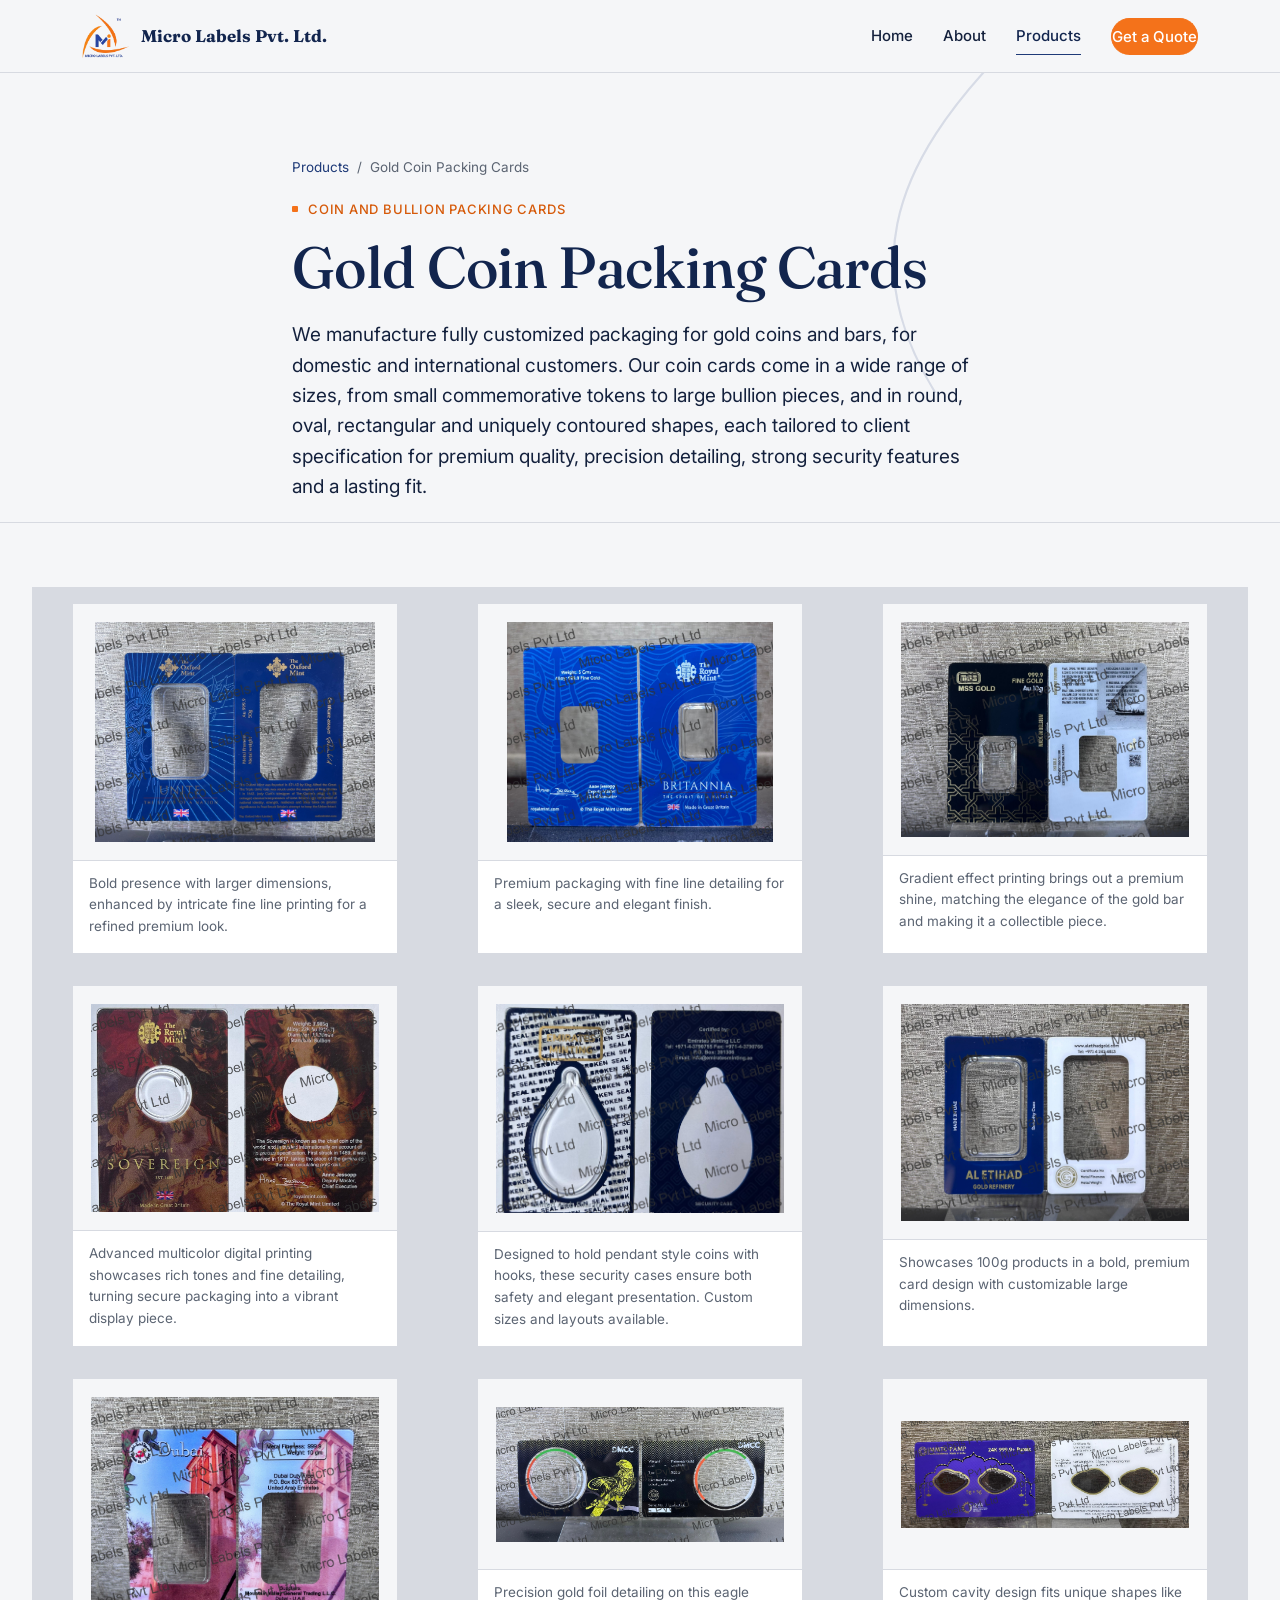
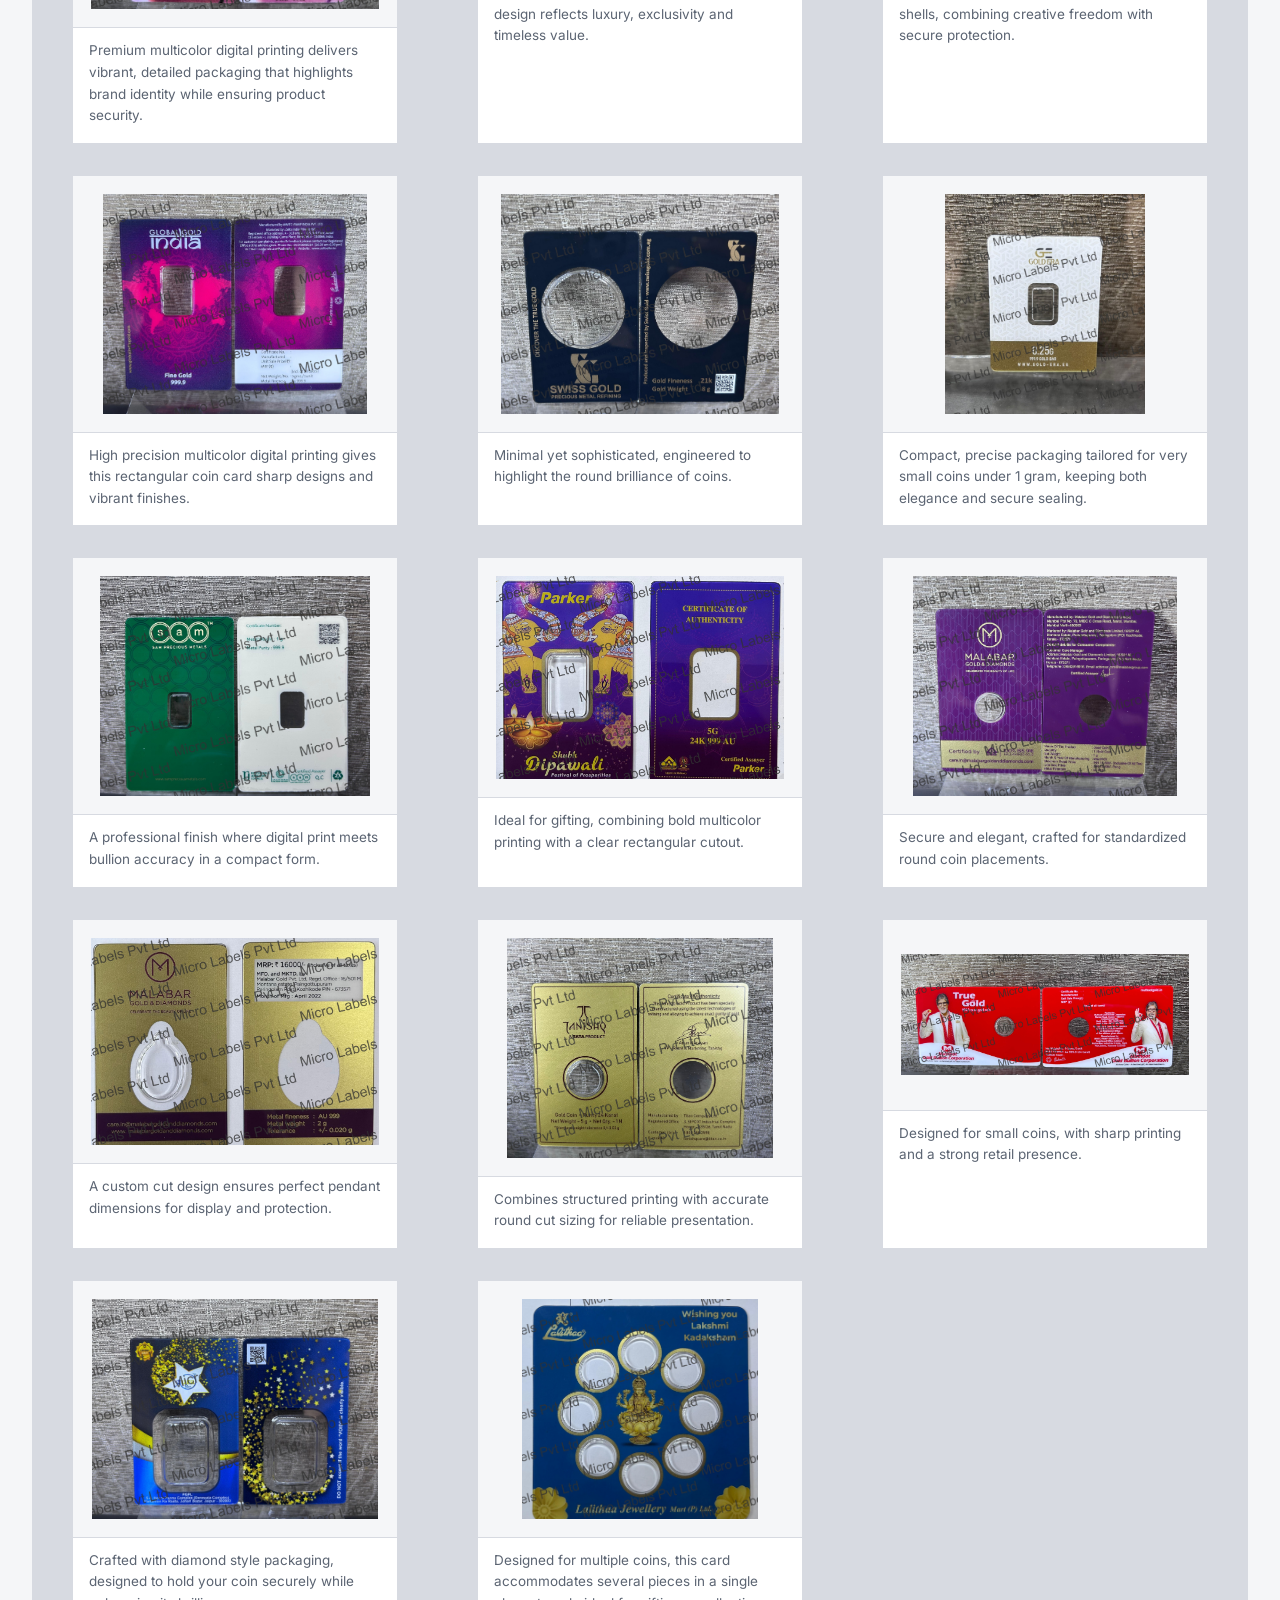
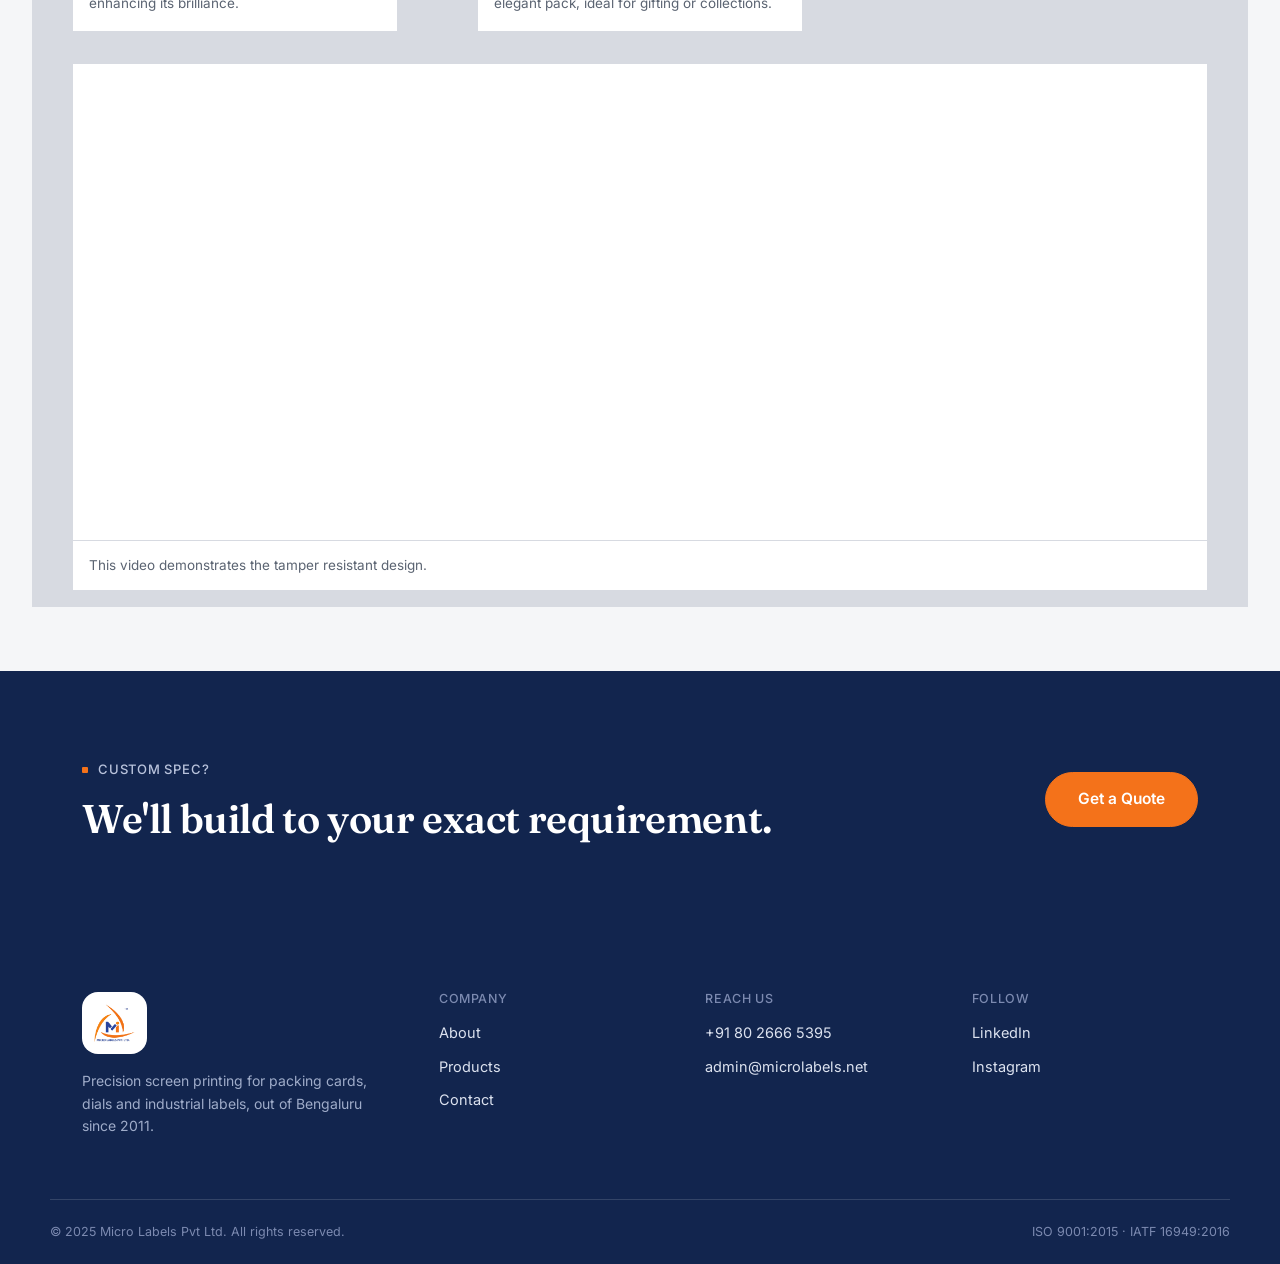
<file: gold.html>
<!DOCTYPE html>
<html lang="en">
<head>
<meta charset="UTF-8">
<meta name="viewport" content="width=device-width, initial-scale=1.0">
<title>Gold Coin Packing Cards &middot; Micro Labels Pvt Ltd</title>
<meta name="description" content="Premium gold coin and bar packing cards manufactured by Micro Labels Pvt Ltd, in round, oval, rectangular and custom shapes.">
<link rel="stylesheet" href="style.css">
</head>
<body>

<header class="site-header">
  <div class="header-inner">
    <a class="brand" href="index.html">
      <img class="brand-mark" src="logo-mark.png" alt="Micro Labels Pvt Ltd">
      <span class="brand-word">Micro Labels Pvt. Ltd.</span>
    </a>
    <nav class="site-nav">
      <a href="index.html">Home</a>
      <a href="about.html">About</a>
      <a href="Products.html" class="active">Products</a>
      <a href="Contact.html" class="btn nav-cta">Get a Quote</a>
    </nav>
  </div>
</header>

<section class="hero" style="padding-bottom:0;">
  <svg class="hero-arc" viewBox="0 0 1200 300" preserveAspectRatio="none" aria-hidden="true">
    <path d="M 950 -30 C 830 90, 800 190, 890 320" fill="none" stroke="#1E3A78" stroke-width="2" opacity="0.14"/>
  </svg>
  <div class="wrap" style="position:relative; z-index:1; max-width:760px;">
    <p class="breadcrumb"><a href="Products.html">Products</a> &nbsp;/&nbsp; Gold Coin Packing Cards</p>
    <p class="eyebrow">COIN AND BULLION PACKING CARDS</p>
    <h1 style="font-size:clamp(38px,5.4vw,58px);">Gold Coin Packing Cards</h1>
    <p class="lede" style="margin-top:18px;">We manufacture fully customized packaging for gold coins and bars, for domestic and international customers. Our coin cards come in a wide range of sizes, from small commemorative tokens to large bullion pieces, and in round, oval, rectangular and uniquely contoured shapes, each tailored to client specification for premium quality, precision detailing, strong security features and a lasting fit.</p>
  </div>
</section>

<section class="section-tight">
  <div class="wrap" style="max-width:none;">
    <div class="gallery-grid">
      <figure class="gallery-item">
        <div class="g-img"><img src="GOLDCARDS%20IMAGES/oxfordmint.jpg" alt="Oxfordmint gold coin packing card" loading="lazy"></div>
        <figcaption>Bold presence with larger dimensions, enhanced by intricate fine line printing for a refined premium look.</figcaption>
      </figure>
      <figure class="gallery-item">
        <div class="g-img"><img src="GOLDCARDS%20IMAGES/royalmint.jpg" alt="Royalmint gold coin packing card" loading="lazy"></div>
        <figcaption>Premium packaging with fine line detailing for a sleek, secure and elegant finish.</figcaption>
      </figure>
      <figure class="gallery-item">
        <div class="g-img"><img src="GOLDCARDS%20IMAGES/missgold.jpg" alt="Missgold packing card" loading="lazy"></div>
        <figcaption>Gradient effect printing brings out a premium shine, matching the elegance of the gold bar and making it a collectible piece.</figcaption>
      </figure>
      <figure class="gallery-item">
        <div class="g-img"><img src="GOLDCARDS%20IMAGES/royal%20mint.jpg" alt="Royal Mint packing card" loading="lazy"></div>
        <figcaption>Advanced multicolor digital printing showcases rich tones and fine detailing, turning secure packaging into a vibrant display piece.</figcaption>
      </figure>
      <figure class="gallery-item">
        <div class="g-img"><img src="GOLDCARDS%20IMAGES/emirates%20minting.jpg" alt="Emirates Minting packing card" loading="lazy"></div>
        <figcaption>Designed to hold pendant style coins with hooks, these security cases ensure both safety and elegant presentation. Custom sizes and layouts available.</figcaption>
      </figure>
      <figure class="gallery-item">
        <div class="g-img"><img src="GOLDCARDS%20IMAGES/aletihad.jpg" alt="Aletihad packing card" loading="lazy"></div>
        <figcaption>Showcases 100g products in a bold, premium card design with customizable large dimensions.</figcaption>
      </figure>
      <figure class="gallery-item">
        <div class="g-img"><img src="GOLDCARDS%20IMAGES/dubai%20duty%20free.jpg" alt="Dubai Duty Free packing card" loading="lazy"></div>
        <figcaption>Premium multicolor digital printing delivers vibrant, detailed packaging that highlights brand identity while ensuring product security.</figcaption>
      </figure>
      <figure class="gallery-item">
        <div class="g-img"><img src="GOLDCARDS%20IMAGES/dmcc.jpg" alt="DMCC packing card" loading="lazy"></div>
        <figcaption>Precision gold foil detailing on this eagle design reflects luxury, exclusivity and timeless value.</figcaption>
      </figure>
      <figure class="gallery-item">
        <div class="g-img"><img src="GOLDCARDS%20IMAGES/mmtc%20pamp.jpg" alt="MMTC Pamp packing card" loading="lazy"></div>
        <figcaption>Custom cavity design fits unique shapes like shells, combining creative freedom with secure protection.</figcaption>
      </figure>
      <figure class="gallery-item">
        <div class="g-img"><img src="GOLDCARDS%20IMAGES/global%20india.jpg" alt="Global India packing card" loading="lazy"></div>
        <figcaption>High precision multicolor digital printing gives this rectangular coin card sharp designs and vibrant finishes.</figcaption>
      </figure>
      <figure class="gallery-item">
        <div class="g-img"><img src="GOLDCARDS%20IMAGES/swiss.jpg" alt="Swiss packing card" loading="lazy"></div>
        <figcaption>Minimal yet sophisticated, engineered to highlight the round brilliance of coins.</figcaption>
      </figure>
      <figure class="gallery-item">
        <div class="g-img"><img src="GOLDCARDS%20IMAGES/goldera.jpg" alt="Goldera packing card" loading="lazy"></div>
        <figcaption>Compact, precise packaging tailored for very small coins under 1 gram, keeping both elegance and secure sealing.</figcaption>
      </figure>
      <figure class="gallery-item">
        <div class="g-img"><img src="GOLDCARDS%20IMAGES/sam.jpg" alt="Sam packing card" loading="lazy"></div>
        <figcaption>A professional finish where digital print meets bullion accuracy in a compact form.</figcaption>
      </figure>
      <figure class="gallery-item">
        <div class="g-img"><img src="GOLDCARDS%20IMAGES/parker.jpg" alt="Parker packing card" loading="lazy"></div>
        <figcaption>Ideal for gifting, combining bold multicolor printing with a clear rectangular cutout.</figcaption>
      </figure>
      <figure class="gallery-item">
        <div class="g-img"><img src="GOLDCARDS%20IMAGES/malabar.jpg" alt="Malabar packing card" loading="lazy"></div>
        <figcaption>Secure and elegant, crafted for standardized round coin placements.</figcaption>
      </figure>
      <figure class="gallery-item">
        <div class="g-img"><img src="GOLDCARDS%20IMAGES/malabar%201.jpg" alt="Malabar pendant packing card" loading="lazy"></div>
        <figcaption>A custom cut design ensures perfect pendant dimensions for display and protection.</figcaption>
      </figure>
      <figure class="gallery-item">
        <div class="g-img"><img src="GOLDCARDS%20IMAGES/tanishq.jpg" alt="Tanishq packing card" loading="lazy"></div>
        <figcaption>Combines structured printing with accurate round cut sizing for reliable presentation.</figcaption>
      </figure>
      <figure class="gallery-item">
        <div class="g-img"><img src="GOLDCARDS%20IMAGES/muthoot.jpg" alt="Muthoot packing card" loading="lazy"></div>
        <figcaption>Designed for small coins, with sharp printing and a strong retail presence.</figcaption>
      </figure>
      <figure class="gallery-item">
        <div class="g-img"><img src="GOLDCARDS%20IMAGES/aurastar.jpg" alt="Aurastar packing card" loading="lazy"></div>
        <figcaption>Crafted with diamond style packaging, designed to hold your coin securely while enhancing its brilliance.</figcaption>
      </figure>
      <figure class="gallery-item">
        <div class="g-img"><img src="GOLDCARDS%20IMAGES/lalitha.jpg" alt="Lalitha packing card" loading="lazy"></div>
        <figcaption>Designed for multiple coins, this card accommodates several pieces in a single elegant pack, ideal for gifting or collections.</figcaption>
      </figure>
      <figure class="gallery-item gallery-video">
        <div class="v-wrap"><iframe src="https://www.youtube.com/embed/c_QQKXkiu2k" title="Product video" allowfullscreen loading="lazy"></iframe></div>
        <figcaption>This video demonstrates the tamper resistant design.</figcaption>
      </figure>
    </div>
  </div>
</section>

<section class="on-navy">
  <div class="wrap" style="display:flex; align-items:center; justify-content:space-between; gap:32px; flex-wrap:wrap;">
    <div>
      <p class="eyebrow">CUSTOM SPEC?</p>
      <h2 style="font-size:clamp(28px,3.4vw,40px);">We'll build to your exact requirement.</h2>
    </div>
    <a href="Contact.html" class="btn">Get a Quote</a>
  </div>
</section>

<footer class="site-footer">
  <div class="wrap footer-grid">
    <div class="footer-brand">
      <div class="footer-mark-badge"><img class="footer-mark" src="logo-mark.png" alt="Micro Labels Pvt Ltd"></div>
      <p>Precision screen printing for packing cards, dials and industrial labels, out of Bengaluru since 2011.</p>
    </div>
    <div class="footer-col">
      <h3>COMPANY</h3>
      <a href="about.html">About</a>
      <a href="Products.html">Products</a>
      <a href="Contact.html">Contact</a>
    </div>
    <div class="footer-col">
      <h3>REACH US</h3>
      <a href="tel:+918026665395">+91 80 2666 5395</a>
      <a href="mailto:admin@microlabels.net">admin@microlabels.net</a>
    </div>
    <div class="footer-col">
      <h3>FOLLOW</h3>
      <a href="https://www.linkedin.com/in/micro-labels-pvt-ltd-71b951381" target="_blank" rel="noopener">LinkedIn</a>
      <a href="https://www.instagram.com/microlabels.pvt.ltd?igsh=aDNhcXE5Z3B6YW5l&utm_source=qr" target="_blank" rel="noopener">Instagram</a>
    </div>
  </div>
  <div class="wrap footer-bottom">
    <span>© 2025 Micro Labels Pvt Ltd. All rights reserved.</span>
    <span>ISO 9001:2015 &middot; IATF 16949:2016</span>
  </div>
</footer>

<script src="gallery.js" defer></script>
</body>
</html>
</file>
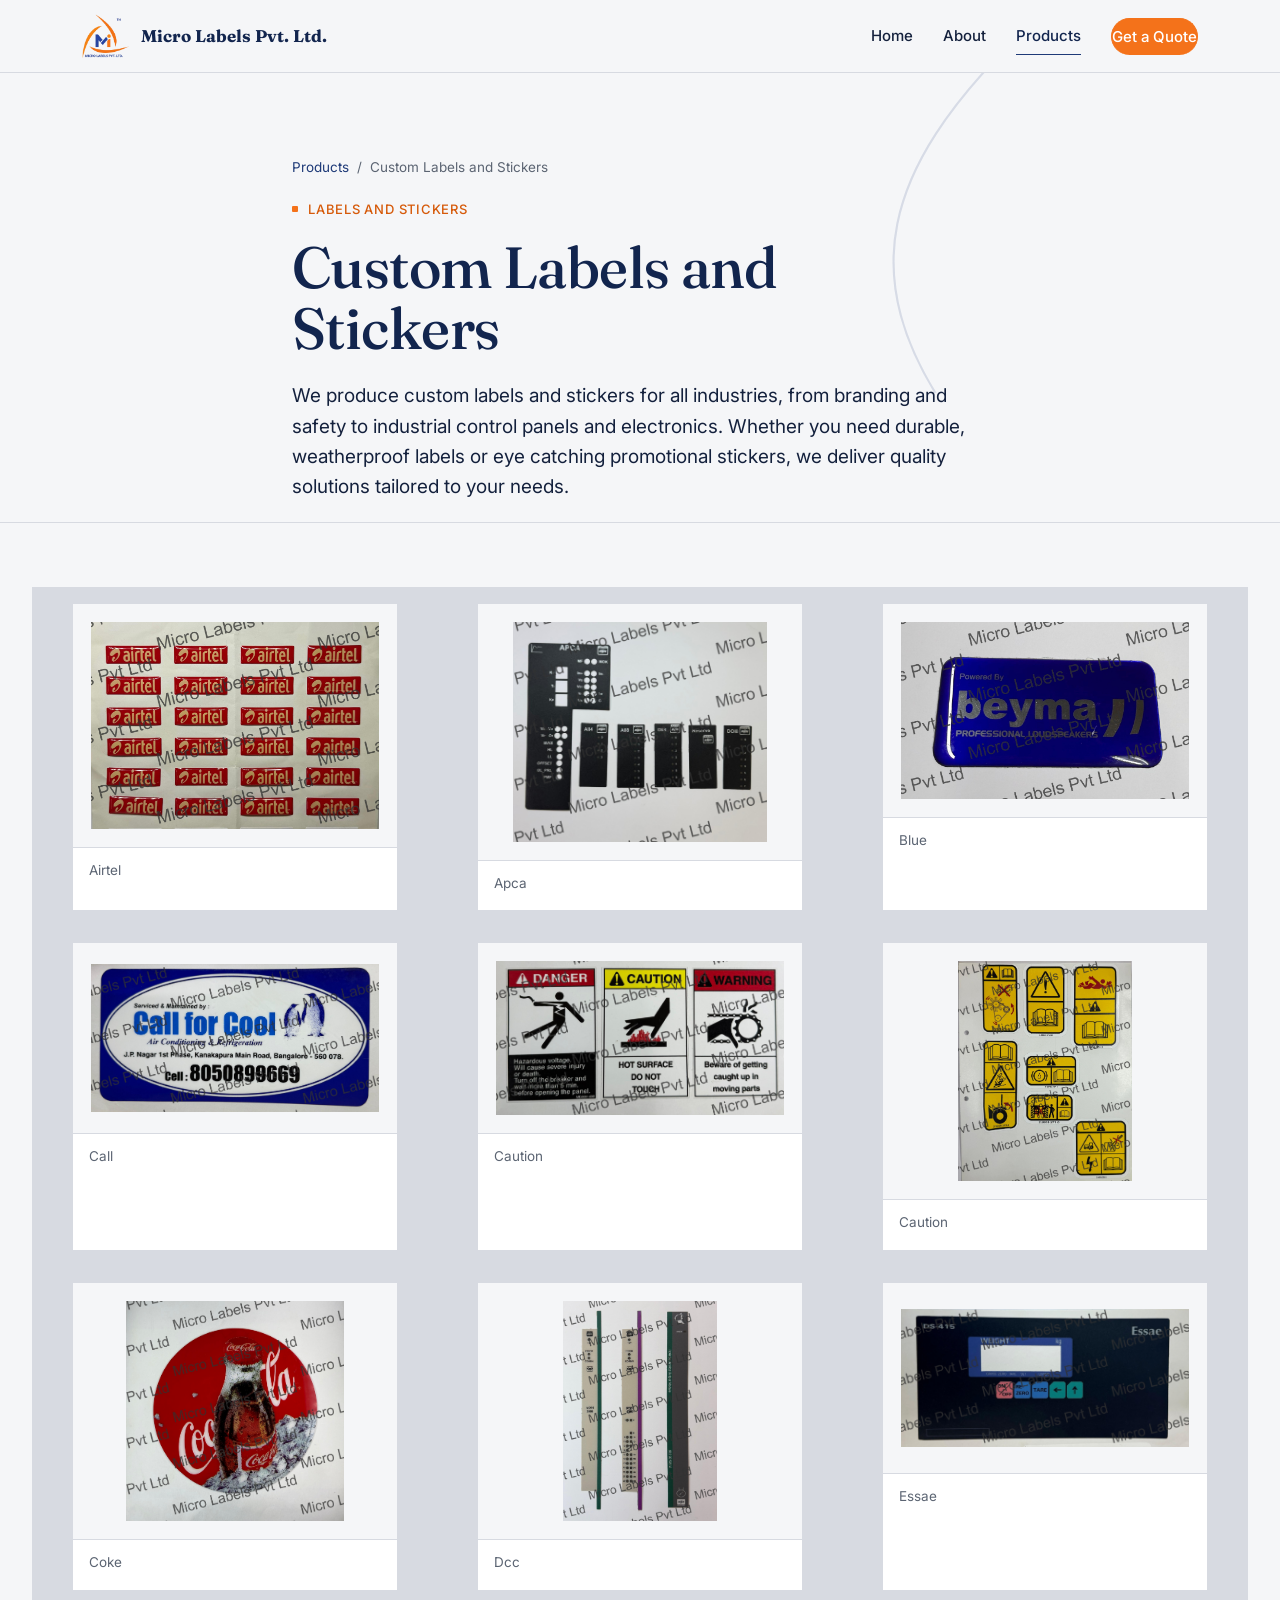
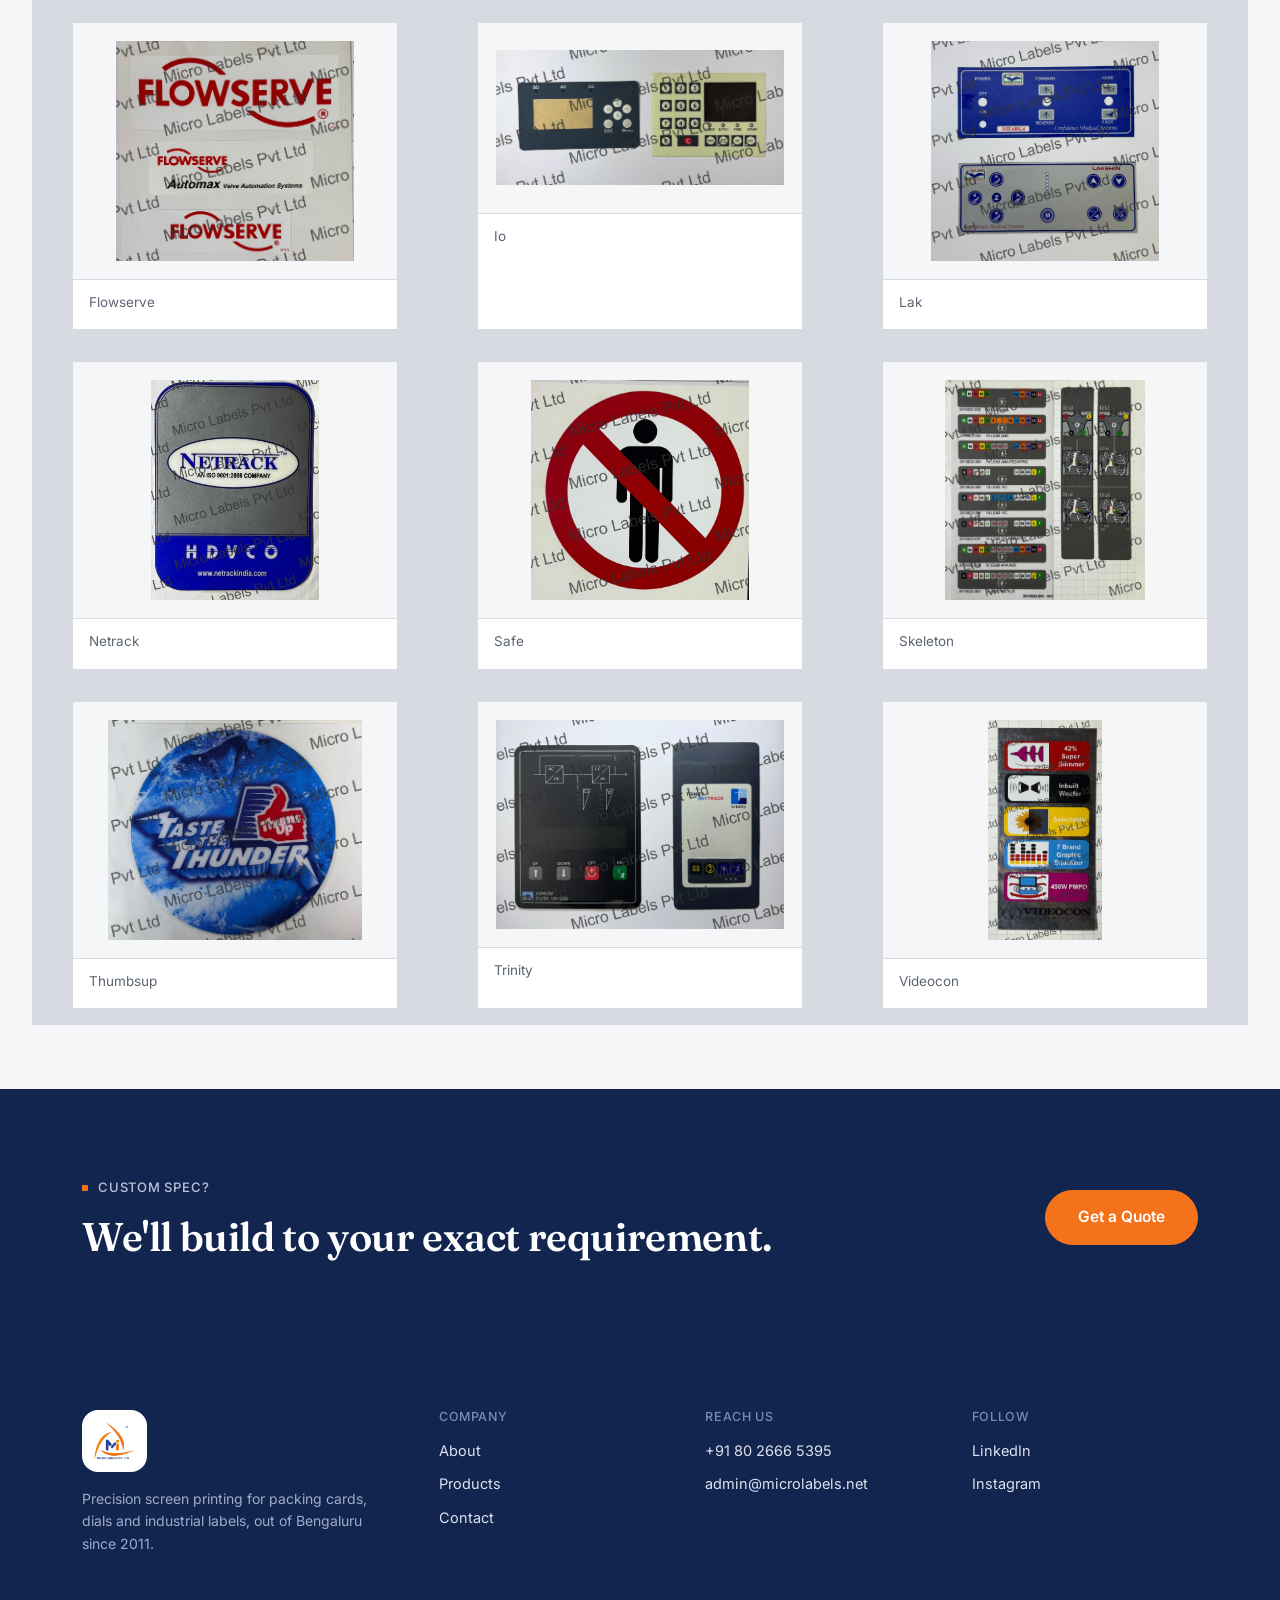
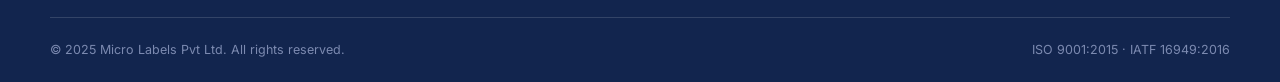
<file: labels.html>
<!DOCTYPE html>
<html lang="en">
<head>
<meta charset="UTF-8">
<meta name="viewport" content="width=device-width, initial-scale=1.0">
<title>Custom Labels and Stickers &middot; Micro Labels Pvt Ltd</title>
<meta name="description" content="Custom labels and stickers manufactured by Micro Labels Pvt Ltd for branding, safety signage and industrial control panels.">
<link rel="stylesheet" href="style.css">
</head>
<body>

<header class="site-header">
  <div class="header-inner">
    <a class="brand" href="index.html">
      <img class="brand-mark" src="logo-mark.png" alt="Micro Labels Pvt Ltd">
      <span class="brand-word">Micro Labels Pvt. Ltd.</span>
    </a>
    <nav class="site-nav">
      <a href="index.html">Home</a>
      <a href="about.html">About</a>
      <a href="Products.html" class="active">Products</a>
      <a href="Contact.html" class="btn nav-cta">Get a Quote</a>
    </nav>
  </div>
</header>

<section class="hero" style="padding-bottom:0;">
  <svg class="hero-arc" viewBox="0 0 1200 300" preserveAspectRatio="none" aria-hidden="true">
    <path d="M 950 -30 C 830 90, 800 190, 890 320" fill="none" stroke="#1E3A78" stroke-width="2" opacity="0.14"/>
  </svg>
  <div class="wrap" style="position:relative; z-index:1; max-width:760px;">
    <p class="breadcrumb"><a href="Products.html">Products</a> &nbsp;/&nbsp; Custom Labels and Stickers</p>
    <p class="eyebrow">LABELS AND STICKERS</p>
    <h1 style="font-size:clamp(38px,5.4vw,58px);">Custom Labels and Stickers</h1>
    <p class="lede" style="margin-top:18px;">We produce custom labels and stickers for all industries, from branding and safety to industrial control panels and electronics. Whether you need durable, weatherproof labels or eye catching promotional stickers, we deliver quality solutions tailored to your needs.</p>
  </div>
</section>

<section class="section-tight">
  <div class="wrap" style="max-width:none;">
    <div class="gallery-grid">
      <figure class="gallery-item">
        <div class="g-img"><img src="labels/airtel.jpg" alt="Airtel label sample" loading="lazy"></div>
        <figcaption>Airtel</figcaption>
      </figure>
      <figure class="gallery-item">
        <div class="g-img"><img src="labels/apca.jpg" alt="Apca label sample" loading="lazy"></div>
        <figcaption>Apca</figcaption>
      </figure>
      <figure class="gallery-item">
        <div class="g-img"><img src="labels/blue.jpg" alt="Blue label sample" loading="lazy"></div>
        <figcaption>Blue</figcaption>
      </figure>
      <figure class="gallery-item">
        <div class="g-img"><img src="labels/call.jpg" alt="Call label sample" loading="lazy"></div>
        <figcaption>Call</figcaption>
      </figure>
      <figure class="gallery-item">
        <div class="g-img"><img src="labels/caution%202.jpg" alt="Caution label sample" loading="lazy"></div>
        <figcaption>Caution</figcaption>
      </figure>
      <figure class="gallery-item">
        <div class="g-img"><img src="labels/caution.jpg" alt="Caution label sample" loading="lazy"></div>
        <figcaption>Caution</figcaption>
      </figure>
      <figure class="gallery-item">
        <div class="g-img"><img src="labels/coke.jpg" alt="Coke label sample" loading="lazy"></div>
        <figcaption>Coke</figcaption>
      </figure>
      <figure class="gallery-item">
        <div class="g-img"><img src="labels/dcc.jpg" alt="Dcc label sample" loading="lazy"></div>
        <figcaption>Dcc</figcaption>
      </figure>
      <figure class="gallery-item">
        <div class="g-img"><img src="labels/essae.jpg" alt="Essae label sample" loading="lazy"></div>
        <figcaption>Essae</figcaption>
      </figure>
      <figure class="gallery-item">
        <div class="g-img"><img src="labels/flowserve.jpg" alt="Flowserve label sample" loading="lazy"></div>
        <figcaption>Flowserve</figcaption>
      </figure>
      <figure class="gallery-item">
        <div class="g-img"><img src="labels/io.jpg" alt="Io label sample" loading="lazy"></div>
        <figcaption>Io</figcaption>
      </figure>
      <figure class="gallery-item">
        <div class="g-img"><img src="labels/lak.jpg" alt="Lak label sample" loading="lazy"></div>
        <figcaption>Lak</figcaption>
      </figure>
      <figure class="gallery-item">
        <div class="g-img"><img src="labels/netrack.jpg" alt="Netrack label sample" loading="lazy"></div>
        <figcaption>Netrack</figcaption>
      </figure>
      <figure class="gallery-item">
        <div class="g-img"><img src="labels/safe.jpg" alt="Safe label sample" loading="lazy"></div>
        <figcaption>Safe</figcaption>
      </figure>
      <figure class="gallery-item">
        <div class="g-img"><img src="labels/skeleton.jpg" alt="Skeleton label sample" loading="lazy"></div>
        <figcaption>Skeleton</figcaption>
      </figure>
      <figure class="gallery-item">
        <div class="g-img"><img src="labels/thumbsup.jpg" alt="Thumbsup label sample" loading="lazy"></div>
        <figcaption>Thumbsup</figcaption>
      </figure>
      <figure class="gallery-item">
        <div class="g-img"><img src="labels/trinity.jpg" alt="Trinity label sample" loading="lazy"></div>
        <figcaption>Trinity</figcaption>
      </figure>
      <figure class="gallery-item">
        <div class="g-img"><img src="labels/videocon.jpg" alt="Videocon label sample" loading="lazy"></div>
        <figcaption>Videocon</figcaption>
      </figure>
    </div>
  </div>
</section>

<section class="on-navy">
  <div class="wrap" style="display:flex; align-items:center; justify-content:space-between; gap:32px; flex-wrap:wrap;">
    <div>
      <p class="eyebrow">CUSTOM SPEC?</p>
      <h2 style="font-size:clamp(28px,3.4vw,40px);">We'll build to your exact requirement.</h2>
    </div>
    <a href="Contact.html" class="btn">Get a Quote</a>
  </div>
</section>

<footer class="site-footer">
  <div class="wrap footer-grid">
    <div class="footer-brand">
      <div class="footer-mark-badge"><img class="footer-mark" src="logo-mark.png" alt="Micro Labels Pvt Ltd"></div>
      <p>Precision screen printing for packing cards, dials and industrial labels, out of Bengaluru since 2011.</p>
    </div>
    <div class="footer-col">
      <h3>COMPANY</h3>
      <a href="about.html">About</a>
      <a href="Products.html">Products</a>
      <a href="Contact.html">Contact</a>
    </div>
    <div class="footer-col">
      <h3>REACH US</h3>
      <a href="tel:+918026665395">+91 80 2666 5395</a>
      <a href="mailto:admin@microlabels.net">admin@microlabels.net</a>
    </div>
    <div class="footer-col">
      <h3>FOLLOW</h3>
      <a href="https://www.linkedin.com/in/micro-labels-pvt-ltd-71b951381" target="_blank" rel="noopener">LinkedIn</a>
      <a href="https://www.instagram.com/microlabels.pvt.ltd?igsh=aDNhcXE5Z3B6YW5l&utm_source=qr" target="_blank" rel="noopener">Instagram</a>
    </div>
  </div>
  <div class="wrap footer-bottom">
    <span>© 2025 Micro Labels Pvt Ltd. All rights reserved.</span>
    <span>ISO 9001:2015 &middot; IATF 16949:2016</span>
  </div>
</footer>

<script src="gallery.js" defer></script>
</body>
</html>
</file>
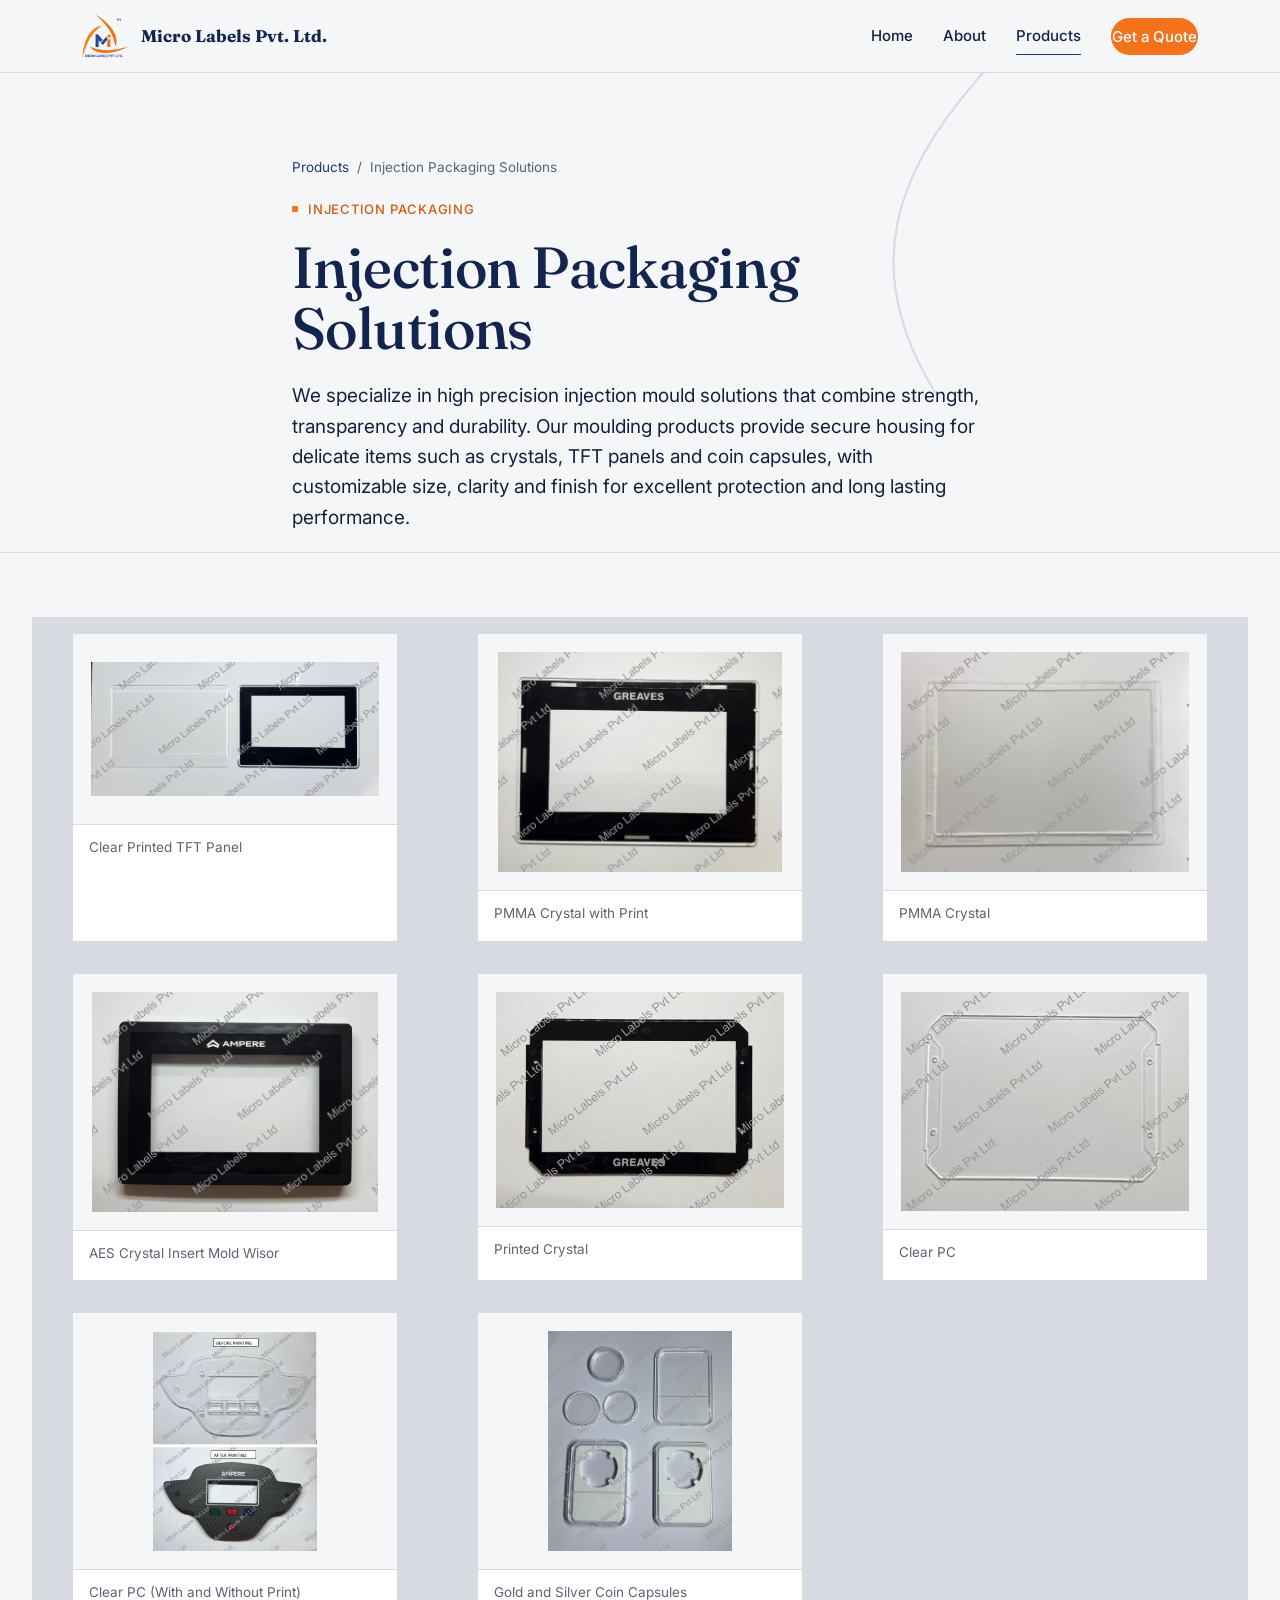
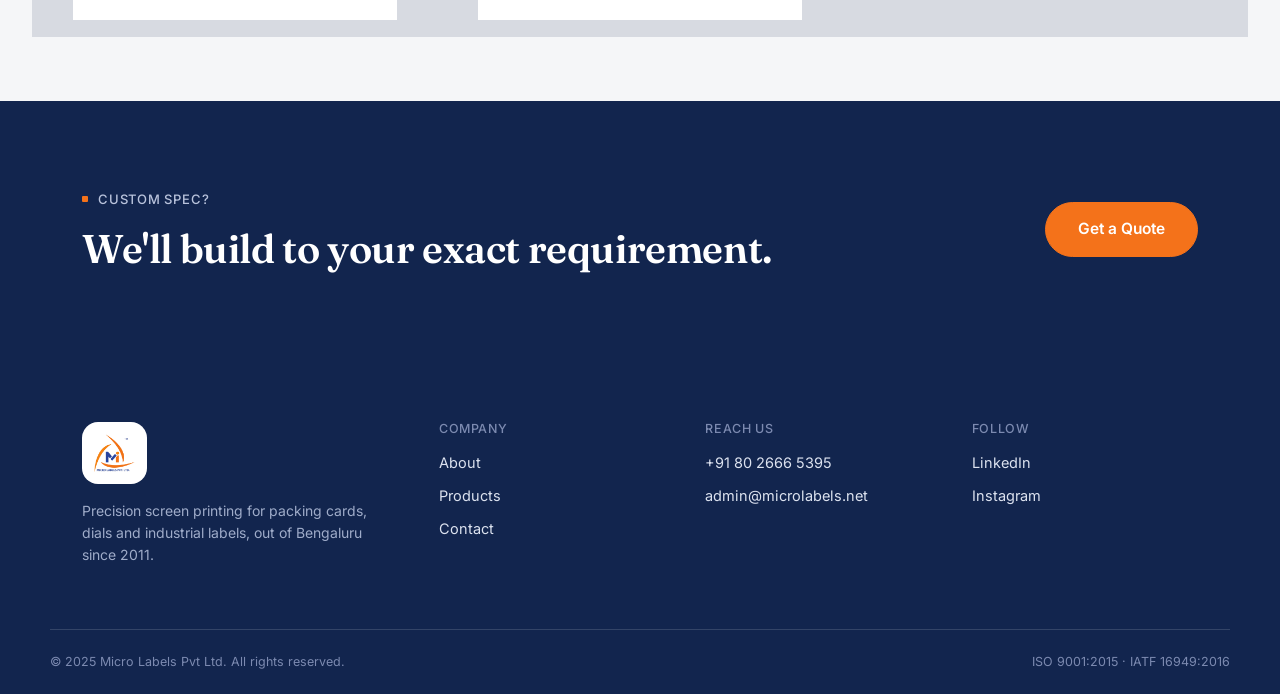
<file: packaging.html>
<!DOCTYPE html>
<html lang="en">
<head>
<meta charset="UTF-8">
<meta name="viewport" content="width=device-width, initial-scale=1.0">
<title>Injection Packaging Solutions &middot; Micro Labels Pvt Ltd</title>
<meta name="description" content="High clarity PMMA and PC injection mouldings manufactured by Micro Labels Pvt Ltd for coin capsules, TFT panels and delicate components.">
<link rel="stylesheet" href="style.css">
</head>
<body>

<header class="site-header">
  <div class="header-inner">
    <a class="brand" href="index.html">
      <img class="brand-mark" src="logo-mark.png" alt="Micro Labels Pvt Ltd">
      <span class="brand-word">Micro Labels Pvt. Ltd.</span>
    </a>
    <nav class="site-nav">
      <a href="index.html">Home</a>
      <a href="about.html">About</a>
      <a href="Products.html" class="active">Products</a>
      <a href="Contact.html" class="btn nav-cta">Get a Quote</a>
    </nav>
  </div>
</header>

<section class="hero" style="padding-bottom:0;">
  <svg class="hero-arc" viewBox="0 0 1200 300" preserveAspectRatio="none" aria-hidden="true">
    <path d="M 950 -30 C 830 90, 800 190, 890 320" fill="none" stroke="#1E3A78" stroke-width="2" opacity="0.14"/>
  </svg>
  <div class="wrap" style="position:relative; z-index:1; max-width:760px;">
    <p class="breadcrumb"><a href="Products.html">Products</a> &nbsp;/&nbsp; Injection Packaging Solutions</p>
    <p class="eyebrow">INJECTION PACKAGING</p>
    <h1 style="font-size:clamp(38px,5.4vw,58px);">Injection Packaging Solutions</h1>
    <p class="lede" style="margin-top:18px;">We specialize in high precision injection mould solutions that combine strength, transparency and durability. Our moulding products provide secure housing for delicate items such as crystals, TFT panels and coin capsules, with customizable size, clarity and finish for excellent protection and long lasting performance.</p>
  </div>
</section>

<section class="section-tight">
  <div class="wrap" style="max-width:none;">
    <div class="gallery-grid">
      <figure class="gallery-item">
        <div class="g-img"><img src="packaging/crystal.jpg" alt="Clear Printed TFT Panel" loading="lazy"></div>
        <figcaption>Clear Printed TFT Panel</figcaption>
      </figure>
      <figure class="gallery-item">
        <div class="g-img"><img src="packaging/pmma%20crystal%20with%20print.jpg" alt="PMMA Crystal with Print" loading="lazy"></div>
        <figcaption>PMMA Crystal with Print</figcaption>
      </figure>
      <figure class="gallery-item">
        <div class="g-img"><img src="packaging/pmma%20crystal.jpg" alt="PMMA Crystal" loading="lazy"></div>
        <figcaption>PMMA Crystal</figcaption>
      </figure>
      <figure class="gallery-item">
        <div class="g-img"><img src="packaging/aes%20crystal.jpg" alt="AES Crystal Insert Mold Wisor" loading="lazy"></div>
        <figcaption>AES Crystal Insert Mold Wisor</figcaption>
      </figure>
      <figure class="gallery-item">
        <div class="g-img"><img src="packaging/crystal%201.jpg" alt="Printed Crystal" loading="lazy"></div>
        <figcaption>Printed Crystal</figcaption>
      </figure>
      <figure class="gallery-item">
        <div class="g-img"><img src="packaging/pmma%20crystal%201.jpg" alt="Clear PC" loading="lazy"></div>
        <figcaption>Clear PC</figcaption>
      </figure>
      <figure class="gallery-item">
        <div class="g-img"><img src="packaging/PMMA%20CRYSTAL%202%20.jpg" alt="Clear PC with and without print" loading="lazy"></div>
        <figcaption>Clear PC (With and Without Print)</figcaption>
      </figure>
      <figure class="gallery-item">
        <div class="g-img"><img src="packaging/capsules.jpg" alt="Gold and Silver Coin Capsules" loading="lazy"></div>
        <figcaption>Gold and Silver Coin Capsules</figcaption>
      </figure>
    </div>
  </div>
</section>

<section class="on-navy">
  <div class="wrap" style="display:flex; align-items:center; justify-content:space-between; gap:32px; flex-wrap:wrap;">
    <div>
      <p class="eyebrow">CUSTOM SPEC?</p>
      <h2 style="font-size:clamp(28px,3.4vw,40px);">We'll build to your exact requirement.</h2>
    </div>
    <a href="Contact.html" class="btn">Get a Quote</a>
  </div>
</section>

<footer class="site-footer">
  <div class="wrap footer-grid">
    <div class="footer-brand">
      <div class="footer-mark-badge"><img class="footer-mark" src="logo-mark.png" alt="Micro Labels Pvt Ltd"></div>
      <p>Precision screen printing for packing cards, dials and industrial labels, out of Bengaluru since 2011.</p>
    </div>
    <div class="footer-col">
      <h3>COMPANY</h3>
      <a href="about.html">About</a>
      <a href="Products.html">Products</a>
      <a href="Contact.html">Contact</a>
    </div>
    <div class="footer-col">
      <h3>REACH US</h3>
      <a href="tel:+918026665395">+91 80 2666 5395</a>
      <a href="mailto:admin@microlabels.net">admin@microlabels.net</a>
    </div>
    <div class="footer-col">
      <h3>FOLLOW</h3>
      <a href="https://www.linkedin.com/in/micro-labels-pvt-ltd-71b951381" target="_blank" rel="noopener">LinkedIn</a>
      <a href="https://www.instagram.com/microlabels.pvt.ltd?igsh=aDNhcXE5Z3B6YW5l&utm_source=qr" target="_blank" rel="noopener">Instagram</a>
    </div>
  </div>
  <div class="wrap footer-bottom">
    <span>© 2025 Micro Labels Pvt Ltd. All rights reserved.</span>
    <span>ISO 9001:2015 &middot; IATF 16949:2016</span>
  </div>
</footer>

<script src="gallery.js" defer></script>
</body>
</html>
</file>
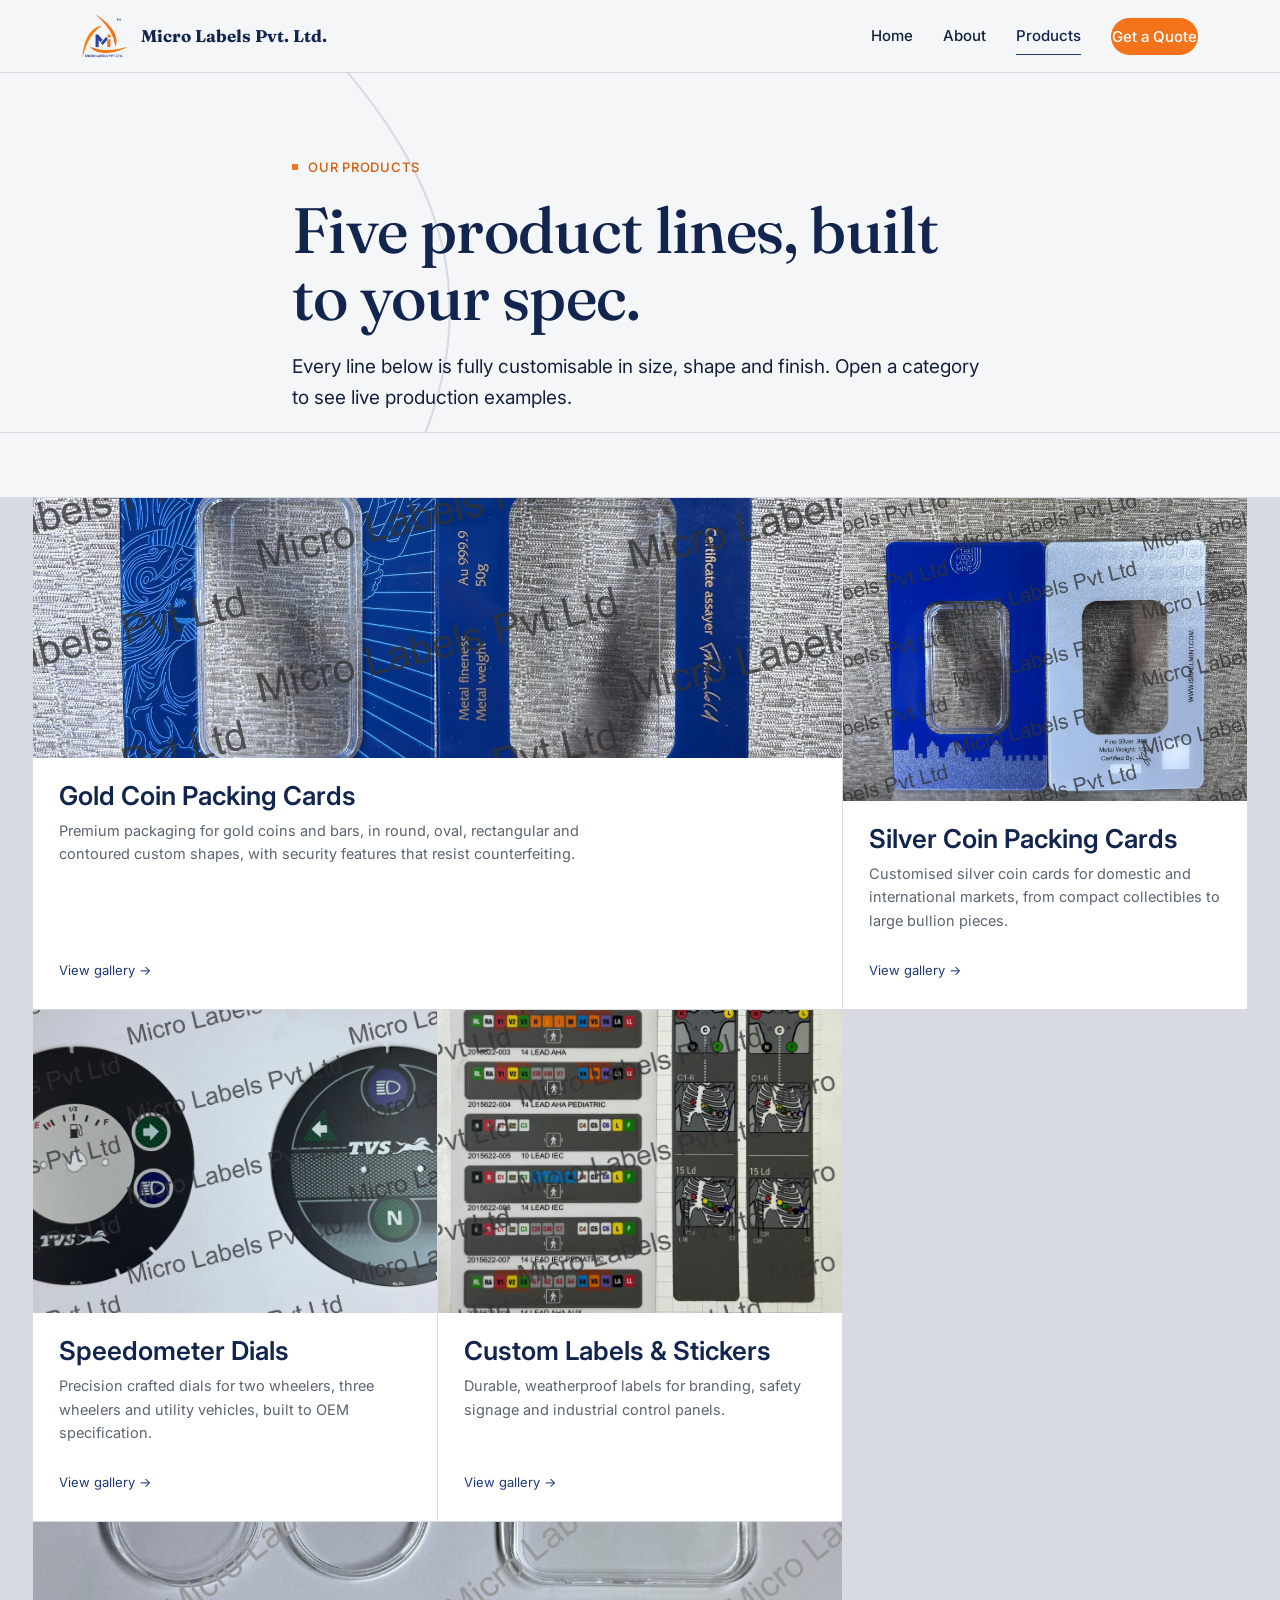
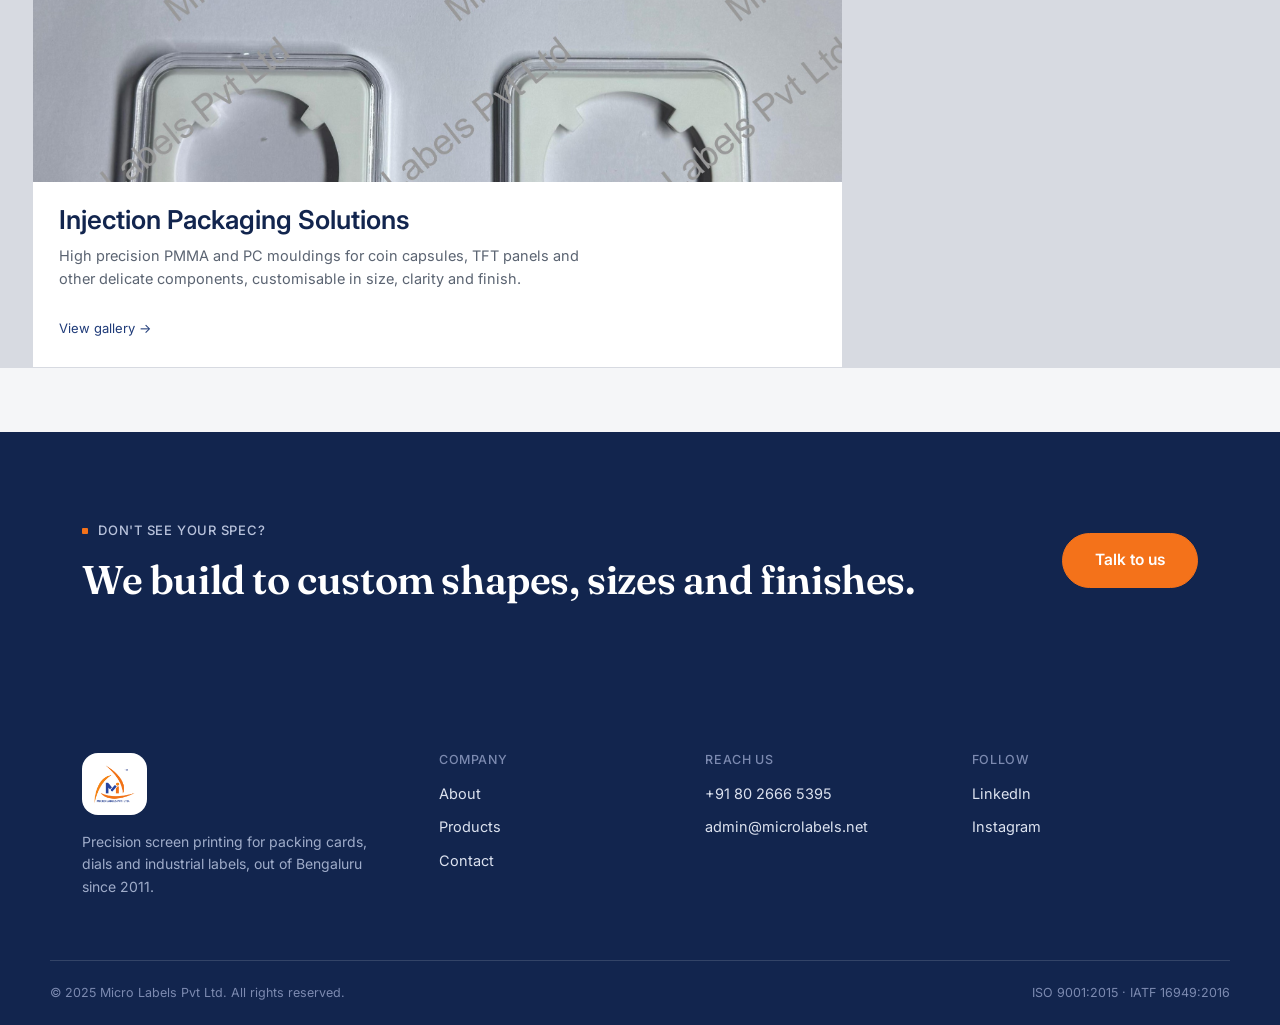
<file: Products.html>
<!DOCTYPE html>
<html lang="en">
<head>
<meta charset="UTF-8">
<meta name="viewport" content="width=device-width, initial-scale=1.0">
<title>Products &middot; Micro Labels Pvt Ltd</title>
<meta name="description" content="Gold and silver coin packing cards, speedometer dials, custom labels and injection packaging solutions manufactured by Micro Labels Pvt Ltd.">
<link rel="stylesheet" href="style.css">
</head>
<body>

<header class="site-header">
  <div class="header-inner">
    <a class="brand" href="index.html">
      <img class="brand-mark" src="logo-mark.png" alt="Micro Labels Pvt Ltd">
      <span class="brand-word">Micro Labels Pvt. Ltd.</span>
    </a>
    <nav class="site-nav">
      <a href="index.html">Home</a>
      <a href="about.html">About</a>
      <a href="Products.html" class="active">Products</a>
      <a href="Contact.html" class="btn nav-cta">Get a Quote</a>
    </nav>
  </div>
</header>

<section class="hero" style="padding-bottom:0;">
  <svg class="hero-arc" viewBox="0 0 1200 360" preserveAspectRatio="none" aria-hidden="true">
    <path d="M 300 -30 C 420 100, 460 220, 380 380" fill="none" stroke="#1E3A78" stroke-width="2" opacity="0.14"/>
  </svg>
  <div class="wrap" style="position:relative; z-index:1; max-width:760px;">
    <p class="eyebrow">OUR PRODUCTS</p>
    <h1 style="font-size:clamp(40px,6vw,64px);">Five product lines, built to your spec.</h1>
    <p class="lede" style="margin-top:20px;">Every line below is fully customisable in size, shape and finish. Open a category to see live production examples.</p>
  </div>
</section>

<section id="coin-cards" class="section-tight">
  <div class="cat-grid wrap" style="max-width:none;">
    <a class="cat-card wide" href="gold.html">
      <div class="cat-img"><img src="GOLDCARDS%20IMAGES/oxfordmint.jpg" alt="Oxfordmint gold coin packing card"></div>
      <div class="cat-body">
        <h3>Gold Coin Packing Cards</h3>
        <p>Premium packaging for gold coins and bars, in round, oval, rectangular and contoured custom shapes, with security features that resist counterfeiting.</p>
        <span class="cat-link">View gallery →</span>
      </div>
    </a>
    <a class="cat-card" href="silver.html">
      <div class="cat-img"><img src="silvercards/israel%20mint.jpg" alt="Israel Mint silver coin packing card"></div>
      <div class="cat-body">
        <h3>Silver Coin Packing Cards</h3>
        <p>Customised silver coin cards for domestic and international markets, from compact collectibles to large bullion pieces.</p>
        <span class="cat-link">View gallery →</span>
      </div>
    </a>
    <a class="cat-card" href="DIALS.html">
      <div class="cat-img"><img src="dials/tvs.jpg" alt="TVS speedometer dial"></div>
      <div class="cat-body">
        <h3>Speedometer Dials</h3>
        <p>Precision crafted dials for two wheelers, three wheelers and utility vehicles, built to OEM specification.</p>
        <span class="cat-link">View gallery →</span>
      </div>
    </a>
    <a class="cat-card" id="labels" href="labels.html">
      <div class="cat-img"><img src="labels/skeleton.jpg" alt="Custom industrial label sample"></div>
      <div class="cat-body">
        <h3>Custom Labels &amp; Stickers</h3>
        <p>Durable, weatherproof labels for branding, safety signage and industrial control panels.</p>
        <span class="cat-link">View gallery →</span>
      </div>
    </a>
    <a class="cat-card wide" id="packaging" href="packaging.html">
      <div class="cat-img"><img src="packaging/capsules.jpg" alt="Gold and silver coin capsules"></div>
      <div class="cat-body">
        <h3>Injection Packaging Solutions</h3>
        <p>High precision PMMA and PC mouldings for coin capsules, TFT panels and other delicate components, customisable in size, clarity and finish.</p>
        <span class="cat-link">View gallery →</span>
      </div>
    </a>
  </div>
</section>

<section class="on-navy">
  <div class="wrap" style="display:flex; align-items:center; justify-content:space-between; gap:32px; flex-wrap:wrap;">
    <div>
      <p class="eyebrow">DON'T SEE YOUR SPEC?</p>
      <h2 style="font-size:clamp(28px,3.4vw,40px);">We build to custom shapes, sizes and finishes.</h2>
    </div>
    <a href="Contact.html" class="btn">Talk to us</a>
  </div>
</section>

<footer class="site-footer">
  <div class="wrap footer-grid">
    <div class="footer-brand">
      <div class="footer-mark-badge"><img class="footer-mark" src="logo-mark.png" alt="Micro Labels Pvt Ltd"></div>
      <p>Precision screen printing for packing cards, dials and industrial labels, out of Bengaluru since 2011.</p>
    </div>
    <div class="footer-col">
      <h3>COMPANY</h3>
      <a href="about.html">About</a>
      <a href="Products.html">Products</a>
      <a href="Contact.html">Contact</a>
    </div>
    <div class="footer-col">
      <h3>REACH US</h3>
      <a href="tel:+918026665395">+91 80 2666 5395</a>
      <a href="mailto:admin@microlabels.net">admin@microlabels.net</a>
    </div>
    <div class="footer-col">
      <h3>FOLLOW</h3>
      <a href="https://www.linkedin.com/in/micro-labels-pvt-ltd-71b951381" target="_blank" rel="noopener">LinkedIn</a>
      <a href="https://www.instagram.com/microlabels.pvt.ltd?igsh=aDNhcXE5Z3B6YW5l&utm_source=qr" target="_blank" rel="noopener">Instagram</a>
    </div>
  </div>
  <div class="wrap footer-bottom">
    <span>© 2025 Micro Labels Pvt Ltd. All rights reserved.</span>
    <span>ISO 9001:2015 &middot; IATF 16949:2016</span>
  </div>
</footer>

</body>
</html>
</file>
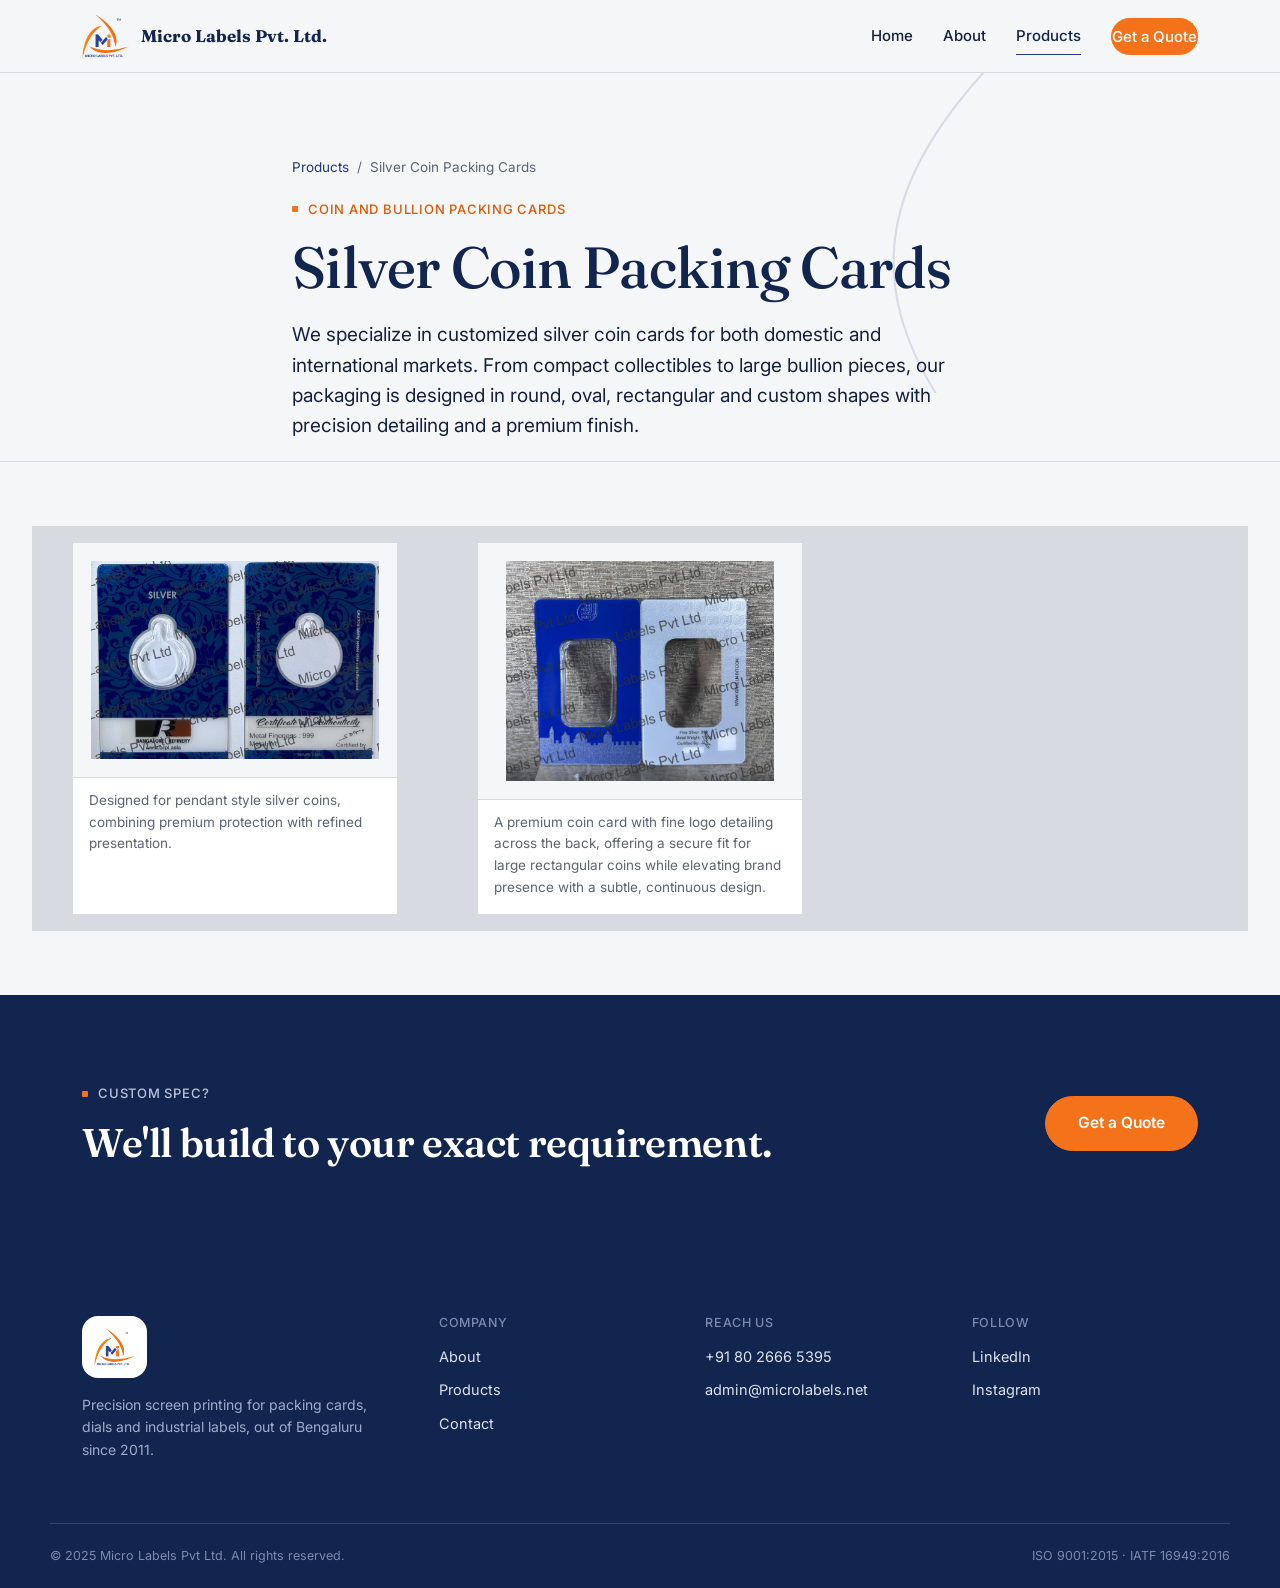
<file: silver.html>
<!DOCTYPE html>
<html lang="en">
<head>
<meta charset="UTF-8">
<meta name="viewport" content="width=device-width, initial-scale=1.0">
<title>Silver Coin Packing Cards &middot; Micro Labels Pvt Ltd</title>
<meta name="description" content="Customized silver coin packing cards manufactured by Micro Labels Pvt Ltd for domestic and international markets.">
<link rel="stylesheet" href="style.css">
</head>
<body>

<header class="site-header">
  <div class="header-inner">
    <a class="brand" href="index.html">
      <img class="brand-mark" src="logo-mark.png" alt="Micro Labels Pvt Ltd">
      <span class="brand-word">Micro Labels Pvt. Ltd.</span>
    </a>
    <nav class="site-nav">
      <a href="index.html">Home</a>
      <a href="about.html">About</a>
      <a href="Products.html" class="active">Products</a>
      <a href="Contact.html" class="btn nav-cta">Get a Quote</a>
    </nav>
  </div>
</header>

<section class="hero" style="padding-bottom:0;">
  <svg class="hero-arc" viewBox="0 0 1200 300" preserveAspectRatio="none" aria-hidden="true">
    <path d="M 950 -30 C 830 90, 800 190, 890 320" fill="none" stroke="#1E3A78" stroke-width="2" opacity="0.14"/>
  </svg>
  <div class="wrap" style="position:relative; z-index:1; max-width:760px;">
    <p class="breadcrumb"><a href="Products.html">Products</a> &nbsp;/&nbsp; Silver Coin Packing Cards</p>
    <p class="eyebrow">COIN AND BULLION PACKING CARDS</p>
    <h1 style="font-size:clamp(38px,5.4vw,58px);">Silver Coin Packing Cards</h1>
    <p class="lede" style="margin-top:18px;">We specialize in customized silver coin cards for both domestic and international markets. From compact collectibles to large bullion pieces, our packaging is designed in round, oval, rectangular and custom shapes with precision detailing and a premium finish.</p>
  </div>
</section>

<section class="section-tight">
  <div class="wrap" style="max-width:none;">
    <div class="gallery-grid">
      <figure class="gallery-item">
        <div class="g-img"><img src="silvercards/brpl.jpg" alt="BRPL silver coin card" loading="lazy"></div>
        <figcaption>Designed for pendant style silver coins, combining premium protection with refined presentation.</figcaption>
      </figure>
      <figure class="gallery-item">
        <div class="g-img"><img src="silvercards/israel%20mint.jpg" alt="Israel Mint silver coin card" loading="lazy"></div>
        <figcaption>A premium coin card with fine logo detailing across the back, offering a secure fit for large rectangular coins while elevating brand presence with a subtle, continuous design.</figcaption>
      </figure>
    </div>
  </div>
</section>

<section class="on-navy">
  <div class="wrap" style="display:flex; align-items:center; justify-content:space-between; gap:32px; flex-wrap:wrap;">
    <div>
      <p class="eyebrow">CUSTOM SPEC?</p>
      <h2 style="font-size:clamp(28px,3.4vw,40px);">We'll build to your exact requirement.</h2>
    </div>
    <a href="Contact.html" class="btn">Get a Quote</a>
  </div>
</section>

<footer class="site-footer">
  <div class="wrap footer-grid">
    <div class="footer-brand">
      <div class="footer-mark-badge"><img class="footer-mark" src="logo-mark.png" alt="Micro Labels Pvt Ltd"></div>
      <p>Precision screen printing for packing cards, dials and industrial labels, out of Bengaluru since 2011.</p>
    </div>
    <div class="footer-col">
      <h3>COMPANY</h3>
      <a href="about.html">About</a>
      <a href="Products.html">Products</a>
      <a href="Contact.html">Contact</a>
    </div>
    <div class="footer-col">
      <h3>REACH US</h3>
      <a href="tel:+918026665395">+91 80 2666 5395</a>
      <a href="mailto:admin@microlabels.net">admin@microlabels.net</a>
    </div>
    <div class="footer-col">
      <h3>FOLLOW</h3>
      <a href="https://www.linkedin.com/in/micro-labels-pvt-ltd-71b951381" target="_blank" rel="noopener">LinkedIn</a>
      <a href="https://www.instagram.com/microlabels.pvt.ltd?igsh=aDNhcXE5Z3B6YW5l&utm_source=qr" target="_blank" rel="noopener">Instagram</a>
    </div>
  </div>
  <div class="wrap footer-bottom">
    <span>© 2025 Micro Labels Pvt Ltd. All rights reserved.</span>
    <span>ISO 9001:2015 &middot; IATF 16949:2016</span>
  </div>
</footer>

<script src="gallery.js" defer></script>
</body>
</html>
</file>
<file: style.css>
/* Micro Labels Pvt Ltd — site styles
   Design concept: precision instrument. Hairline rules over card shadows,
   spec-sheet data typography, an arc motif echoing the logo's swoosh. */

@import url('https://fonts.googleapis.com/css2?family=Fraunces:opsz,wght@9..144,400;9..144,500;9..144,600;9..144,700&family=Inter:wght@400;500;600;700&display=swap');

:root{
  --navy: #1E3A78;
  --navy-deep: #12254E;
  --orange: #F4721A;
  --orange-deep: #D65A0A;
  --ink: #14213D;
  --paper: #F5F6F8;
  --surface: #FFFFFF;
  --steel: #E7E9EE;
  --steel-line: #D7DAE1;
  --gold: #B08D3F;
  --muted: #5B6472;

  --font-display: 'Fraunces', Georgia, serif;
  --font-body: 'Inter', -apple-system, sans-serif;
  --font-mono: 'Inter', -apple-system, sans-serif;

  --container: 1180px;
}

*{ box-sizing: border-box; }
html{ scroll-behavior: smooth; }
body{
  margin:0;
  font-family: var(--font-body);
  color: var(--ink);
  background: var(--paper);
  line-height: 1.6;
  -webkit-font-smoothing: antialiased;
}
img{ max-width:100%; display:block; }
a{ color: inherit; text-decoration:none; }
:focus-visible{ outline: 2px solid var(--orange); outline-offset: 3px; }

.wrap{
  max-width: var(--container);
  margin: 0 auto;
  padding: 0 32px;
}

h1,h2,h3{
  font-family: var(--font-display);
  font-weight: 600;
  line-height: 1.05;
  margin: 0;
  letter-spacing: -0.01em;
  color: var(--navy-deep);
}
h1{ font-size: clamp(46px, 6.6vw, 84px); font-weight: 500; }
h2{ font-size: clamp(32px, 4vw, 46px); }
h3{ font-size: clamp(22px, 2.4vw, 26px); font-weight:600; font-family: var(--font-body); letter-spacing:0; }
p{ margin: 0 0 1em; color: var(--muted); max-width: 62ch; }
.lede{ font-size: 19px; color: var(--ink); }

.mono{ font-family: var(--font-mono); letter-spacing: 0.02em; }
.eyebrow{
  font-family: var(--font-mono);
  font-weight: 500;
  font-size: 13px;
  letter-spacing: 0.06em;
  color: var(--orange-deep);
  display:flex;
  align-items:center;
  gap: 10px;
  margin-bottom: 18px;
}
.eyebrow::before{
  content:"";
  width: 6px; height: 6px;
  background: var(--orange);
  border-radius: 1px;
  flex: none;
}

/* ---------- header ---------- */
.site-header{
  position: sticky; top:0; z-index: 50;
  background: rgba(245,246,248,0.92);
  backdrop-filter: blur(8px);
  border-bottom: 1px solid var(--steel-line);
}
.header-inner{
  max-width: var(--container);
  margin: 0 auto;
  padding: 14px 32px;
  display:flex;
  align-items:center;
  justify-content: space-between;
  gap: 24px;
}
.brand{
  display:flex; align-items:center; gap:12px;
}
.brand-mark{ height: 44px; width:auto; }
.brand-word{
  font-family: var(--font-display);
  font-weight:700;
  font-size: 17px;
  line-height:1.1;
  color: var(--navy-deep);
  white-space: nowrap;
}
.brand-word small{
  font-family: var(--font-mono);
  font-weight:400;
  font-size:11px;
  letter-spacing: 0.5px;
  color: var(--muted);
  margin-top:3px;
}
.site-nav{ display:flex; align-items:center; gap: 30px; }
.site-nav a{
  font-size: 15px;
  font-weight:500;
  color: var(--ink);
  padding: 6px 0;
  border-bottom: 1px solid transparent;
  transition: border-color .15s ease, color .15s ease;
}
.site-nav a:hover{ border-color: var(--orange); }
.site-nav a.active{ color: var(--navy-deep); border-color: var(--navy); }
.btn{
  display:inline-flex; align-items:center; gap:8px;
  background: var(--orange);
  color: #fff !important;
  font-weight:600;
  font-size:15.5px;
  padding: 14px 32px;
  border: 1px solid var(--orange);
  border-radius: 999px;
  transition: background .15s ease, transform .1s ease;
}
.btn:hover{ background: var(--orange-deep); border-color: var(--orange-deep); }
.btn-outline{
  background: transparent;
  color: var(--navy-deep) !important;
  border: 1px solid var(--steel-line);
}
.btn-outline:hover{ border-color: var(--navy); background: var(--surface); }
.nav-cta{ border-bottom:none !important; }

.menu-toggle{ display:none; }

/* ---------- hero ---------- */
.hero{
  position: relative;
  overflow: hidden;
  padding: 84px 0 60px;
  border-bottom: 1px solid var(--steel-line);
}
.hero-arc{
  position:absolute; inset:0;
  pointer-events:none;
  z-index:0;
}
.hero-grid{
  position:relative; z-index:1;
  display:grid;
  grid-template-columns: 1.1fr 0.9fr;
  gap: 56px;
  align-items:center;
}
.hero h1{ margin-bottom: 22px; }
.hero-actions{ display:flex; gap:14px; margin-top: 30px; flex-wrap:wrap; }

.cert-strip{
  border-top: 1px solid var(--steel-line);
  margin-top: 56px;
  padding-top: 28px;
  display:flex;
  align-items:center;
  gap: 44px;
  flex-wrap:wrap;
}
.cert-strip img{ height: 40px; width:auto; filter: grayscale(15%); opacity:0.92; }
.cert-strip .cert-label{
  font-family: var(--font-mono);
  font-size: 12px;
  color: var(--muted);
  letter-spacing: 0.4px;
}

.hero-visual{
  position:relative;
  display:grid;
  grid-template-columns: 1.2fr 1fr;
  grid-template-rows: 1fr 1fr;
  gap: 14px;
  height: 460px;
}
.hero-visual figure{
  margin:0; position:relative; overflow:hidden;
  border: 1px solid var(--steel-line);
  background: var(--surface);
  display:flex; flex-direction:column;
}
.hero-visual figure:nth-child(1){ grid-row: 1 / 3; }
.hero-visual .img-wrap{
  flex:1;
  display:flex; align-items:center; justify-content:center;
  padding: 18px;
  min-height: 0;
  background:
    linear-gradient(90deg, var(--steel) 1px, transparent 1px) 0 0/24px 24px,
    linear-gradient(0deg, var(--steel) 1px, transparent 1px) 0 0/24px 24px,
    var(--surface);
}
.hero-visual img{
  max-width:100%; max-height:100%;
  width:auto; height:auto;
  object-fit: contain;
}
.hero-visual figcaption{
  border-top: 1px solid var(--steel-line);
  background: var(--surface);
  color: var(--muted);
  font-family: var(--font-mono); font-size:12px;
  padding: 10px 14px;
}

/* ---------- sections ---------- */
section{ padding: 88px 0; }
.section-tight{ padding: 64px 0; }
.section-head{
  display:flex; justify-content:space-between; align-items:flex-end;
  gap: 40px; margin-bottom: 48px; flex-wrap:wrap;
}
.on-navy{ background: var(--navy-deep); color: #fff; }
.on-navy h2, .on-navy h3{ color:#fff; }
.on-navy p{ color: #B9C3DC; }
.on-steel{ background: var(--surface); border-top:1px solid var(--steel-line); border-bottom:1px solid var(--steel-line); }

/* spec rows — used for "what we make" and fact sheets */
.spec-list{ border-top: 1px solid var(--steel-line); }
.spec-row{
  display:grid;
  grid-template-columns: 90px 1.1fr 1.4fr auto;
  gap: 28px;
  align-items:center;
  padding: 30px 0;
  border-bottom: 1px solid var(--steel-line);
  transition: background .15s ease;
}
.spec-row:hover{ background: rgba(30,58,120,0.03); }
.spec-index{ font-family: var(--font-mono); color: var(--orange-deep); font-size:14px; }
.spec-row h3{ margin-bottom: 6px; }
.spec-row p{ margin:0; max-width: 52ch; }
.spec-arrow{
  font-family: var(--font-mono); font-size: 14px; color: var(--navy);
  justify-self:end; white-space:nowrap;
}

/* stat strip */
.stat-strip{
  display:grid;
  grid-template-columns: repeat(4, 1fr);
  border-top: 1px solid rgba(255,255,255,0.15);
  border-bottom: 1px solid rgba(255,255,255,0.15);
}
.stat{
  padding: 40px 28px;
  border-right: 1px solid rgba(255,255,255,0.15);
}
.stat:last-child{ border-right:none; }
.stat .num{
  font-family: var(--font-display);
  font-size: 56px; font-weight:700; color: var(--orange);
  line-height:1;
}
.stat .label{
  font-family: var(--font-mono); font-size:12.5px; color:#B9C3DC;
  margin-top:10px; letter-spacing:0.3px;
}

/* category / product grid */
.cat-grid{
  display:grid;
  grid-template-columns: repeat(3, 1fr);
  gap: 1px;
  background: var(--steel-line);
  border: 1px solid var(--steel-line);
}
.cat-card{
  background: var(--surface);
  display:flex; flex-direction:column;
}
.cat-card .cat-img{ aspect-ratio: 4/3; overflow:hidden; }
.cat-card .cat-img img{ width:100%; height:100%; object-fit:cover; transition: transform .4s ease; }
.cat-card:hover .cat-img img{ transform: scale(1.04); }
.cat-body{ padding: 24px 26px 28px; flex:1; display:flex; flex-direction:column; }
.cat-body h3{ margin-bottom:10px; }
.cat-body p{ font-size: 14.5px; flex:1; }
.cat-link{
  margin-top: 14px;
  font-family: var(--font-mono); font-size: 13px; color: var(--navy);
  display:inline-flex; align-items:center; gap:8px;
}
.cat-card.wide{ grid-column: span 2; }
.cat-card.wide .cat-img{ aspect-ratio: unset; height: 260px; }

/* two column with rule */
.split{
  display:grid;
  grid-template-columns: 1fr 1fr;
  gap: 64px;
}
.rule-left{ border-left: 1px solid var(--steel-line); padding-left: 40px; }

/* fact sheet (about page) */
.factsheet{
  border-top: 1px solid var(--steel-line);
}
.fact-row{
  display:grid;
  grid-template-columns: 240px 1fr;
  gap: 24px;
  padding: 18px 0;
  border-bottom: 1px solid var(--steel-line);
  font-size: 15px;
}
.fact-row dt{
  font-family: var(--font-mono);
  font-size: 12.5px;
  color: var(--muted);
  letter-spacing: 0.3px;
  margin:0;
}
.fact-row dd{ margin:0; color: var(--ink); font-weight:500; }

.pill-list{ display:flex; flex-wrap:wrap; gap:10px; }
.pill{
  border: 1px solid var(--steel-line);
  font-family: var(--font-mono);
  font-size: 13px;
  padding: 8px 14px;
  color: var(--navy-deep);
}

.list-plain{ margin:0; padding:0; list-style:none; }
.list-plain li{
  padding: 16px 0;
  border-bottom: 1px solid var(--steel-line);
  color: var(--ink);
}

/* contact page */
.contact-grid{
  display:grid;
  grid-template-columns: 0.9fr 1.1fr;
  gap: 0;
  border: 1px solid var(--steel-line);
}
.contact-info{
  padding: 56px 48px;
  background: var(--surface);
}
.contact-row{
  padding: 22px 0;
  border-bottom: 1px solid var(--steel-line);
}
.contact-row:first-child{ padding-top:0; }
.contact-row .k{
  font-family: var(--font-mono);
  font-size: 12.5px;
  color: var(--muted);
  margin-bottom: 8px;
}
.contact-row .v{ font-size: 18px; font-weight:600; color: var(--navy-deep); }
.contact-row a.v:hover{ color: var(--orange); }
.map-frame{ min-height: 100%; border-left: 1px solid var(--steel-line); }
.map-frame iframe{ width:100%; height:100%; min-height: 480px; border:0; display:block; }

/* footer */
.site-footer{ background: var(--navy-deep); color: #fff; padding: 64px 0 0; }
.footer-grid{
  display:grid;
  grid-template-columns: 1.4fr 1fr 1fr 1fr;
  gap: 40px;
  padding-bottom: 48px;
  border-bottom: 1px solid rgba(255,255,255,0.14);
}
.footer-mark-badge{
  display:inline-flex;
  align-items:center; justify-content:center;
  background: #fff;
  border-radius: 16px;
  padding: 12px;
  margin-bottom: 16px;
}
.footer-mark{ height: 38px; display:block; margin-bottom:0; }
.footer-brand p{ color:#9FACC9; font-size: 14px; max-width: 34ch; }
.footer-col h3{
  font-family: var(--font-mono);
  font-size: 12.5px; font-weight:500;
  color: #7C8AB0; letter-spacing:0.5px;
  margin-bottom: 16px;
}
.footer-col a{
  display:block; color: #DCE2EF; font-size: 14.5px; margin-bottom: 10px;
}
.footer-col a:hover{ color: var(--orange); }
.footer-bottom{
  display:flex; justify-content:space-between; align-items:center;
  padding: 22px 0; flex-wrap:wrap; gap:10px;
  font-family: var(--font-mono); font-size: 12.5px; color: #7C8AB0;
}

/* refined tracking for small caption-style labels, now that they're set in Inter rather than mono */
.cert-strip .cert-label,
.spec-index,
.stat .label,
.fact-row dt,
.contact-row .k,
.footer-col h3,
.pill,
.hero-visual figcaption{
  letter-spacing: 0.05em;
}

/* product gallery pages */
.breadcrumb{ font-size:13.5px; color:var(--muted); margin-bottom:20px; }
.breadcrumb a{ color:var(--navy); }
.breadcrumb a:hover{ color:var(--orange); }

.gallery-grid{
  display:grid;
  grid-template-columns: repeat(3, 1fr);
  gap:1px;
  background: var(--steel-line);
  border: 1px solid var(--steel-line);
}
.gallery-item{ background:var(--surface); display:flex; flex-direction:column; }
.gallery-item .g-img{
  background: var(--paper);
  display:flex; align-items:center; justify-content:center;
  padding: 18px; min-height: 190px;
}
.gallery-item img{ width:100%; height:auto; max-height:220px; object-fit:contain; cursor:zoom-in; }
.gallery-item figcaption{
  padding: 12px 16px 16px;
  font-size: 13.5px; color: var(--muted);
  border-top: 1px solid var(--steel-line);
  flex:1;
}
.gallery-video{ grid-column: 1 / -1; background: var(--surface); }
.gallery-video .v-wrap{ position:relative; padding-top:42%; }
.gallery-video iframe{ position:absolute; inset:0; width:100%; height:100%; border:0; }
.gallery-video figcaption{ padding:14px 16px; font-size:13.5px; color:var(--muted); border-top:1px solid var(--steel-line); }

.lightbox-overlay{
  position:fixed; inset:0; background: rgba(18,33,61,0.92);
  display:none; align-items:center; justify-content:center;
  z-index: 200; padding: 48px;
}
.lightbox-overlay.open{ display:flex; }
.lightbox-overlay img{ max-width:100%; max-height:100%; }
.lightbox-close{
  position:absolute; top:22px; right:28px;
  color:#fff; font-size:30px; line-height:1; cursor:pointer;
  font-family: var(--font-body);
  background:none; border:none;
}

/* responsive */
@media (max-width: 900px){
  .hero-grid{ grid-template-columns: 1fr; }
  .hero-visual{ height: 340px; }
  .stat-strip{ grid-template-columns: repeat(2,1fr); }
  .stat:nth-child(2){ border-right:none; }
  .cat-grid{ grid-template-columns: 1fr 1fr; }
  .cat-card.wide{ grid-column: span 2; }
  .split{ grid-template-columns: 1fr; }
  .rule-left{ border-left:none; padding-left:0; border-top:1px solid var(--steel-line); padding-top:32px; }
  .contact-grid{ grid-template-columns: 1fr; }
  .map-frame{ border-left:none; border-top:1px solid var(--steel-line); }
  .footer-grid{ grid-template-columns: 1fr 1fr; }
}
@media (max-width: 640px){
  .wrap{ padding: 0 20px; }
  .header-inner{ padding: 12px 20px; }
  .site-nav{ gap:16px; }
  .site-nav a:not(.nav-cta){ display:none; }
  .brand-word{ font-size:16px; }
  .cat-grid{ grid-template-columns: 1fr; }
  .cat-card.wide{ grid-column: span 1; }
  .spec-row{ grid-template-columns: 1fr; gap:8px; }
  .spec-arrow{ justify-self:start; }
  .fact-row{ grid-template-columns: 1fr; gap:4px; }
  .stat-strip{ grid-template-columns: 1fr 1fr; }
  .footer-grid{ grid-template-columns: 1fr; }
  section{ padding: 56px 0; }
  .gallery-grid{ grid-template-columns: repeat(2,1fr); }
}
@media (max-width: 480px){
  .gallery-grid{ grid-template-columns: 1fr; }
}
</file>
